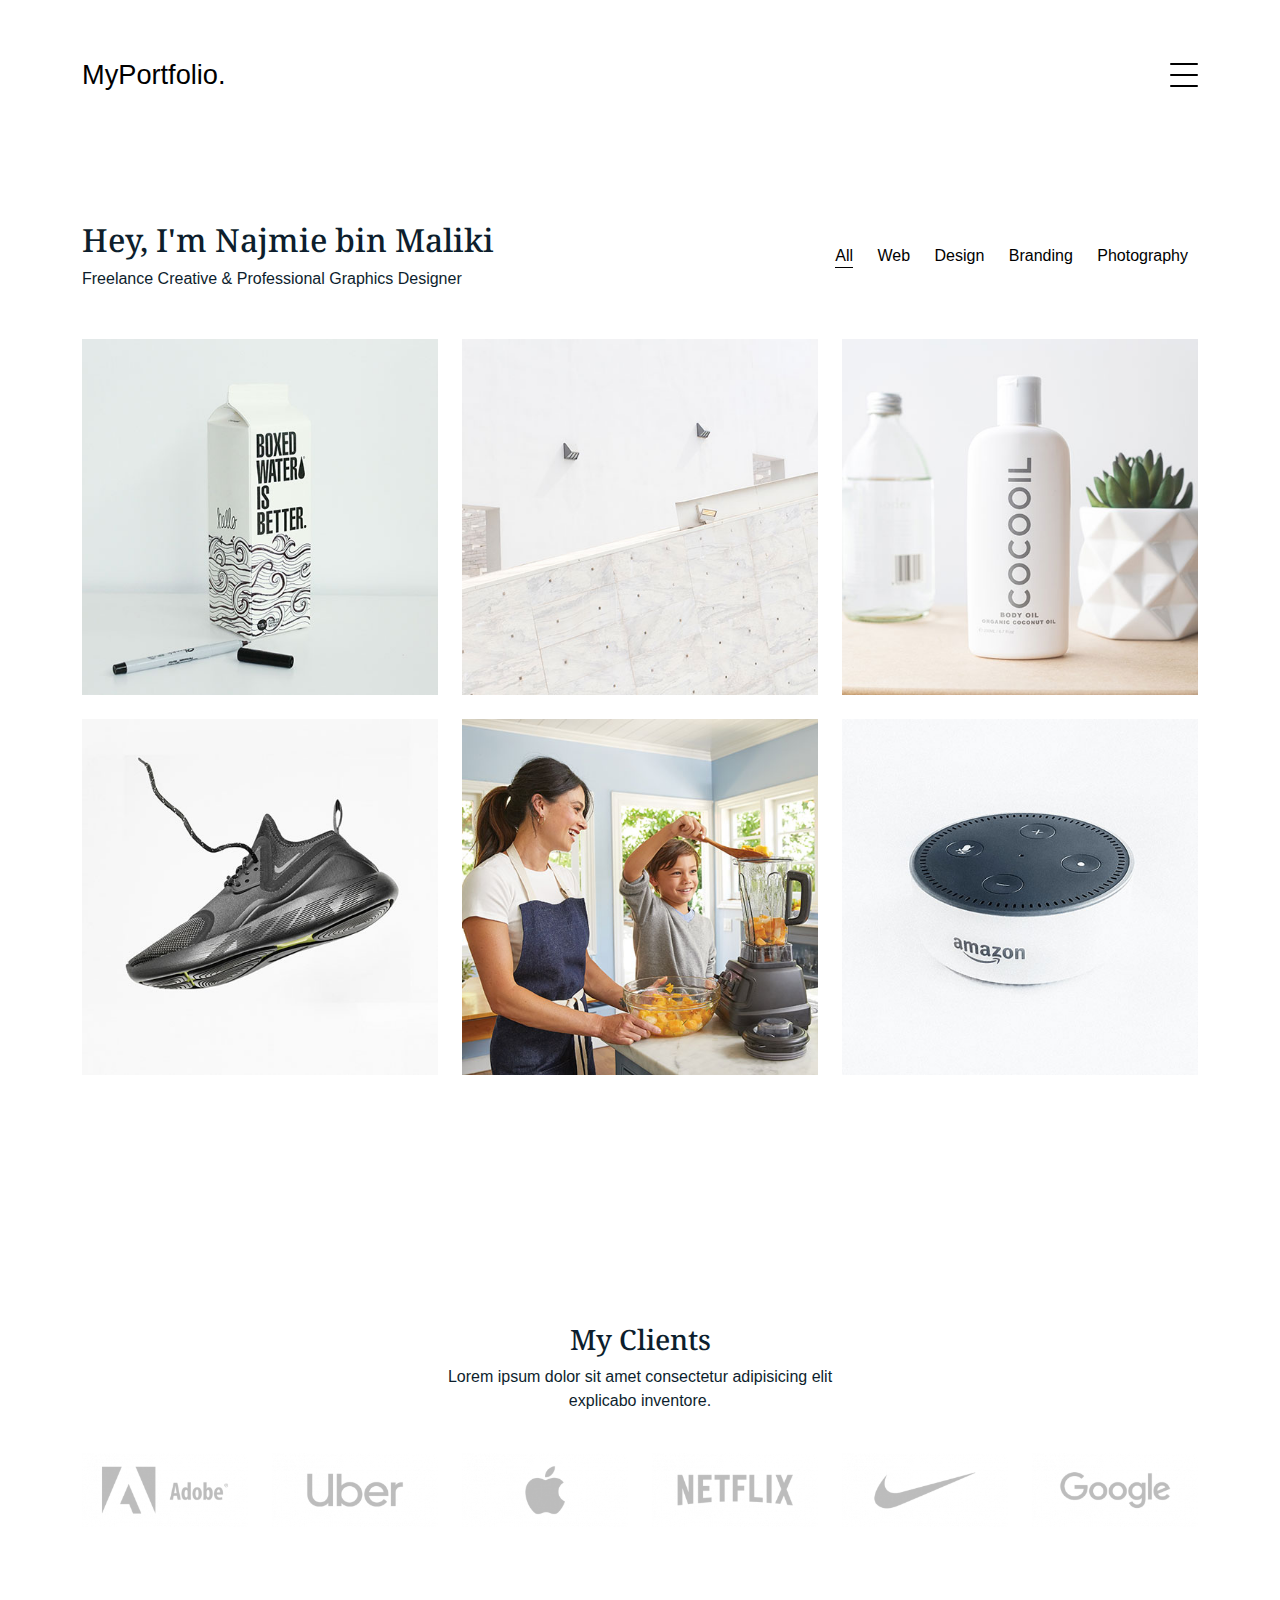
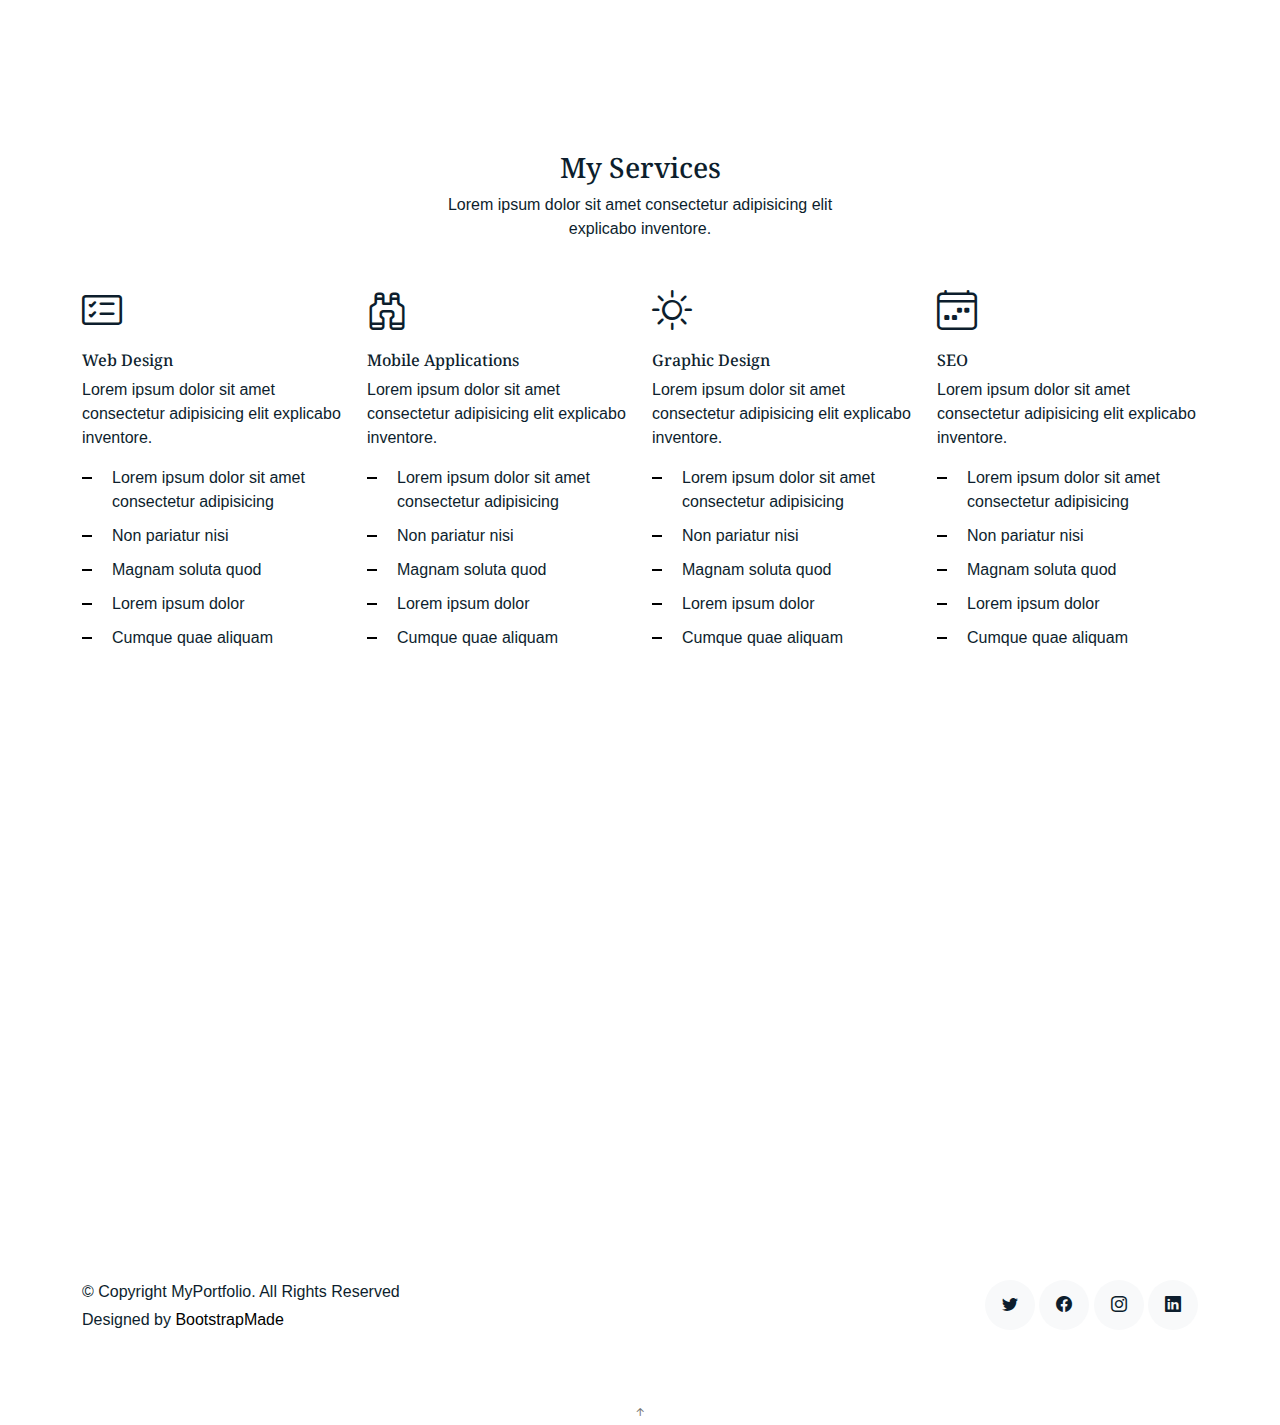
<file: index.html>
<!DOCTYPE html>
<html lang="en">

<head>
  <meta charset="utf-8">
  <meta content="width=device-width, initial-scale=1.0" name="viewport">

  <title>Najmie bin Maliki: Home</title>
  <meta content="" name="description">
  <meta content="" name="keywords">

  <!-- Favicons -->
  <link href="assets/img/favicon.png" rel="icon">
  <link href="assets/img/apple-touch-icon.png" rel="apple-touch-icon">

  <!-- Google Fonts -->
  <link href="https://fonts.googleapis.com/css?family=https://fonts.googleapis.com/css?family=Roboto:400,500,600,700|Noto Serif:400,400i,500,500i,600,600i,700,700i" rel="stylesheet">

  <!-- Vendor CSS Files -->
  <link href="assets/vendor/aos/aos.css" rel="stylesheet">
  <link href="assets/vendor/bootstrap/css/bootstrap.min.css" rel="stylesheet">
  <link href="assets/vendor/bootstrap-icons/bootstrap-icons.css" rel="stylesheet">
  <link href="assets/vendor/swiper/swiper-bundle.min.css" rel="stylesheet">

  <!-- Template Main CSS File -->
  <link href="assets/css/style.css" rel="stylesheet">

  <!-- =======================================================
  * Template Name: MyPortfolio
  * Updated: Sep 18 2023 with Bootstrap v5.3.2
  * Template URL: https://bootstrapmade.com/myportfolio-bootstrap-portfolio-website-template/
  * Author: BootstrapMade.com
  * License: https://bootstrapmade.com/license/
  ======================================================== -->
</head>

<body>

  <!-- ======= Navbar ======= -->
  <div class="collapse navbar-collapse custom-navmenu" id="main-navbar">
    <div class="container py-2 py-md-5">
      <div class="row align-items-start">
        <div class="col-md-2">
          <ul class="custom-menu">
            <li class="active"><a href="index.html">Home</a></li>
            <li><a href="about.html">About Me</a></li>
            <li><a href="services.html">Services</a></li>
            <li><a href="works.html">Works</a></li>
            <li><a href="contact.html">Contact</a></li>
          </ul>
        </div>
        <div class="col-md-6 d-none d-md-block  mr-auto">
          <div class="tweet d-flex">
            <span class="bi bi-twitter text-white mt-2 mr-3"></span>
            <div>
              <p><em>Lorem ipsum dolor sit amet consectetur adipisicing elit. Quisquam necessitatibus incidunt ut officiis explicabo inventore. <br> <a href="#">t.co/v82jsk</a></em></p>
            </div>
          </div>
        </div>
        <div class="col-md-4 d-none d-md-block">
          <h3>Hire Me</h3>
          <p>Lorem ipsum dolor sit amet consectetur adipisicing elit. Quisquam necessitatibus incidunt ut officiisexplicabo inventore. <br> <a href="#">myemail@gmail.com</a></p>
        </div>
      </div>

    </div>
  </div>

  <nav class="navbar navbar-light custom-navbar">
    <div class="container">
      <a class="navbar-brand" href="index.html">MyPortfolio.</a>
      <a href="#" class="burger" data-bs-toggle="collapse" data-bs-target="#main-navbar">
        <span></span>
      </a>
    </div>
  </nav>

  <main id="main">

    <!-- ======= Works Section ======= -->
    <section class="section site-portfolio">
      <div class="container">
        <div class="row mb-5 align-items-center">
          <div class="col-md-12 col-lg-6 mb-4 mb-lg-0" data-aos="fade-up">
            <h2>Hey, I'm Najmie bin Maliki</h2>
            <p class="mb-0">Freelance Creative &amp; Professional Graphics Designer</p>
          </div>
          <div class="col-md-12 col-lg-6 text-start text-lg-end" data-aos="fade-up" data-aos-delay="100">
            <div id="filters" class="filters">
              <a href="#" data-filter="*" class="active">All</a>
              <a href="#" data-filter=".web">Web</a>
              <a href="#" data-filter=".design">Design</a>
              <a href="#" data-filter=".branding">Branding</a>
              <a href="#" data-filter=".photography">Photography</a>
            </div>
          </div>
        </div>
        <div id="portfolio-grid" class="row no-gutter" data-aos="fade-up" data-aos-delay="200">
          <div class="item web col-sm-6 col-md-4 col-lg-4 mb-4">
            <a href="work-single.html" class="item-wrap fancybox">
              <div class="work-info">
                <h3>Boxed Water</h3>
                <span>Web</span>
              </div>
              <img class="img-fluid" src="assets/img/img_1.jpg">
            </a>
          </div>
          <div class="item photography col-sm-6 col-md-4 col-lg-4 mb-4">
            <a href="work-single.html" class="item-wrap fancybox">
              <div class="work-info">
                <h3>Build Indoo</h3>
                <span>Photography</span>
              </div>
              <img class="img-fluid" src="assets/img/img_2.jpg">
            </a>
          </div>
          <div class="item branding col-sm-6 col-md-4 col-lg-4 mb-4">
            <a href="test.html" class="item-wrap fancybox">
              <div class="work-info">
                <h3>Cocooil</h3>
                <span>Branding</span>
              </div>
              <img class="img-fluid" src="assets/img/img_3.jpg">
            </a>
          </div>
          <div class="item design col-sm-6 col-md-4 col-lg-4 mb-4">
            <a href="work-single.html" class="item-wrap fancybox">
              <div class="work-info">
                <h3>Nike Shoe</h3>
                <span>Design</span>
              </div>
              <img class="img-fluid" src="assets/img/img_4.jpg">
            </a>
          </div>
          <div class="item photography col-sm-6 col-md-4 col-lg-4 mb-4">
            <a href="work-single.html" class="item-wrap fancybox">
              <div class="work-info">
                <h3>Kitchen Sink</h3>
                <span>Photography</span>
              </div>
              <img class="img-fluid" src="assets/img/img_5.jpg">
            </a>
          </div>
          <div class="item branding col-sm-6 col-md-4 col-lg-4 mb-4">
            <a href="work-single.html" class="item-wrap fancybox">
              <div class="work-info">
                <h3>Amazon</h3>
                <span>brandingn</span>
              </div>
              <img class="img-fluid" src="assets/img/img_6.jpg">
            </a>
          </div>
        </div>
      </div>
    </section><!-- End  Works Section -->

    <!-- ======= Clients Section ======= -->
    <section class="section">
      <div class="container">
        <div class="row justify-content-center text-center mb-4">
          <div class="col-5">
            <h3 class="h3 heading">My Clients</h3>
            <p>Lorem ipsum dolor sit amet consectetur adipisicing elit explicabo inventore.</p>
          </div>
        </div>
        <div class="row">
          <div class="col-4 col-sm-4 col-md-2">
            <a href="#" class="client-logo"><img src="assets/img/logo-adobe.png" alt="Image" class="img-fluid"></a>
          </div>
          <div class="col-4 col-sm-4 col-md-2">
            <a href="#" class="client-logo"><img src="assets/img/logo-uber.png" alt="Image" class="img-fluid"></a>
          </div>
          <div class="col-4 col-sm-4 col-md-2">
            <a href="#" class="client-logo"><img src="assets/img/logo-apple.png" alt="Image" class="img-fluid"></a>
          </div>
          <div class="col-4 col-sm-4 col-md-2">
            <a href="#" class="client-logo"><img src="assets/img/logo-netflix.png" alt="Image" class="img-fluid"></a>
          </div>
          <div class="col-4 col-sm-4 col-md-2">
            <a href="#" class="client-logo"><img src="assets/img/logo-nike.png" alt="Image" class="img-fluid"></a>
          </div>
          <div class="col-4 col-sm-4 col-md-2">
            <a href="#" class="client-logo"><img src="assets/img/logo-google.png" alt="Image" class="img-fluid"></a>
          </div>

        </div>
      </div>
    </section><!-- End Clients Section -->

    <!-- ======= Services Section ======= -->
    <section class="section services">
      <div class="container">
        <div class="row justify-content-center text-center mb-4">
          <div class="col-5">
            <h3 class="h3 heading">My Services</h3>
            <p>Lorem ipsum dolor sit amet consectetur adipisicing elit explicabo inventore.</p>
          </div>
        </div>
        <div class="row">

          <div class="col-12 col-sm-6 col-md-6 col-lg-3">
            <i class="bi bi-card-checklist"></i>
            <h4 class="h4 mb-2">Web Design</h4>
            <p>Lorem ipsum dolor sit amet consectetur adipisicing elit explicabo inventore.</p>
            <ul class="list-unstyled list-line">
              <li>Lorem ipsum dolor sit amet consectetur adipisicing</li>
              <li>Non pariatur nisi</li>
              <li>Magnam soluta quod</li>
              <li>Lorem ipsum dolor</li>
              <li>Cumque quae aliquam</li>
            </ul>
          </div>
          <div class="col-12 col-sm-6 col-md-6 col-lg-3">
            <i class="bi bi-binoculars"></i>
            <h4 class="h4 mb-2">Mobile Applications</h4>
            <p>Lorem ipsum dolor sit amet consectetur adipisicing elit explicabo inventore.</p>
            <ul class="list-unstyled list-line">
              <li>Lorem ipsum dolor sit amet consectetur adipisicing</li>
              <li>Non pariatur nisi</li>
              <li>Magnam soluta quod</li>
              <li>Lorem ipsum dolor</li>
              <li>Cumque quae aliquam</li>
            </ul>
          </div>
          <div class="col-12 col-sm-6 col-md-6 col-lg-3">
            <i class="bi bi-brightness-high"></i>
            <h4 class="h4 mb-2">Graphic Design</h4>
            <p>Lorem ipsum dolor sit amet consectetur adipisicing elit explicabo inventore.</p>
            <ul class="list-unstyled list-line">
              <li>Lorem ipsum dolor sit amet consectetur adipisicing</li>
              <li>Non pariatur nisi</li>
              <li>Magnam soluta quod</li>
              <li>Lorem ipsum dolor</li>
              <li>Cumque quae aliquam</li>
            </ul>
          </div>
          <div class="col-12 col-sm-6 col-md-6 col-lg-3">
            <i class="bi bi-calendar4-week"></i>
            <h4 class="h4 mb-2">SEO</h4>
            <p>Lorem ipsum dolor sit amet consectetur adipisicing elit explicabo inventore.</p>
            <ul class="list-unstyled list-line">
              <li>Lorem ipsum dolor sit amet consectetur adipisicing</li>
              <li>Non pariatur nisi</li>
              <li>Magnam soluta quod</li>
              <li>Lorem ipsum dolor</li>
              <li>Cumque quae aliquam</li>
            </ul>
          </div>
        </div>
      </div>
    </section><!-- End Services Section -->

    <!-- ======= Testimonials Section ======= -->
    <section class="section pt-0">
      <div class="container">

        <div class="testimonials-slider swiper" data-aos="fade-up" data-aos-delay="100">
          <div class="swiper-wrapper">

            <div class="swiper-slide">
              <div class="testimonial-wrap">
                <div class="testimonial">
                  <img src="assets/img/person_1.jpg" alt="Image" class="img-fluid">
                  <blockquote>
                    <p>Lorem ipsum dolor sit amet consectetur adipisicing elit. Quisquam necessitatibus incidunt ut officiis
                      explicabo inventore.</p>
                  </blockquote>
                  <p>&mdash; Jean Hicks</p>
                </div>
              </div>
            </div><!-- End testimonial item -->

            <div class="swiper-slide">
              <div class="testimonial-wrap">
                <div class="testimonial">
                  <img src="assets/img/person_2.jpg" alt="Image" class="img-fluid">
                  <blockquote>
                    <p>Lorem ipsum dolor sit amet consectetur adipisicing elit. Quisquam necessitatibus incidunt ut officiis
                      explicabo inventore.</p>
                  </blockquote>
                  <p>&mdash; Chris Stanworth</p>
                </div>
              </div>
            </div><!-- End testimonial item -->

          </div>
          <div class="swiper-pagination"></div>
        </div>

      </div>
    </section><!-- End Testimonials Section -->

  </main><!-- End #main -->

  <!-- ======= Footer ======= -->
  <footer class="footer" role="contentinfo">
    <div class="container">
      <div class="row">
        <div class="col-sm-6">
          <p class="mb-1">&copy; Copyright MyPortfolio. All Rights Reserved</p>
          <div class="credits">
            <!--
            All the links in the footer should remain intact.
            You can delete the links only if you purchased the pro version.
            Licensing information: https://bootstrapmade.com/license/
            Purchase the pro version with working PHP/AJAX contact form: https://bootstrapmade.com/buy/?theme=MyPortfolio
          -->
            Designed by <a href="https://bootstrapmade.com/">BootstrapMade</a>
          </div>
        </div>
        <div class="col-sm-6 social text-md-end">
          <a href="#"><span class="bi bi-twitter"></span></a>
          <a href="#"><span class="bi bi-facebook"></span></a>
          <a href="#"><span class="bi bi-instagram"></span></a>
          <a href="#"><span class="bi bi-linkedin"></span></a>
        </div>
      </div>
    </div>
  </footer>

  <a href="#" class="back-to-top d-flex align-items-center justify-content-center"><i class="bi bi-arrow-up-short"></i></a>

  <!-- Vendor JS Files -->
  <script src="assets/vendor/aos/aos.js"></script>
  <script src="assets/vendor/bootstrap/js/bootstrap.bundle.min.js"></script>
  <script src="assets/vendor/isotope-layout/isotope.pkgd.min.js"></script>
  <script src="assets/vendor/swiper/swiper-bundle.min.js"></script>
  <script src="assets/vendor/php-email-form/validate.js"></script>

  <!-- Template Main JS File -->
  <script src="assets/js/main.js"></script>

</body>

</html>
</file>
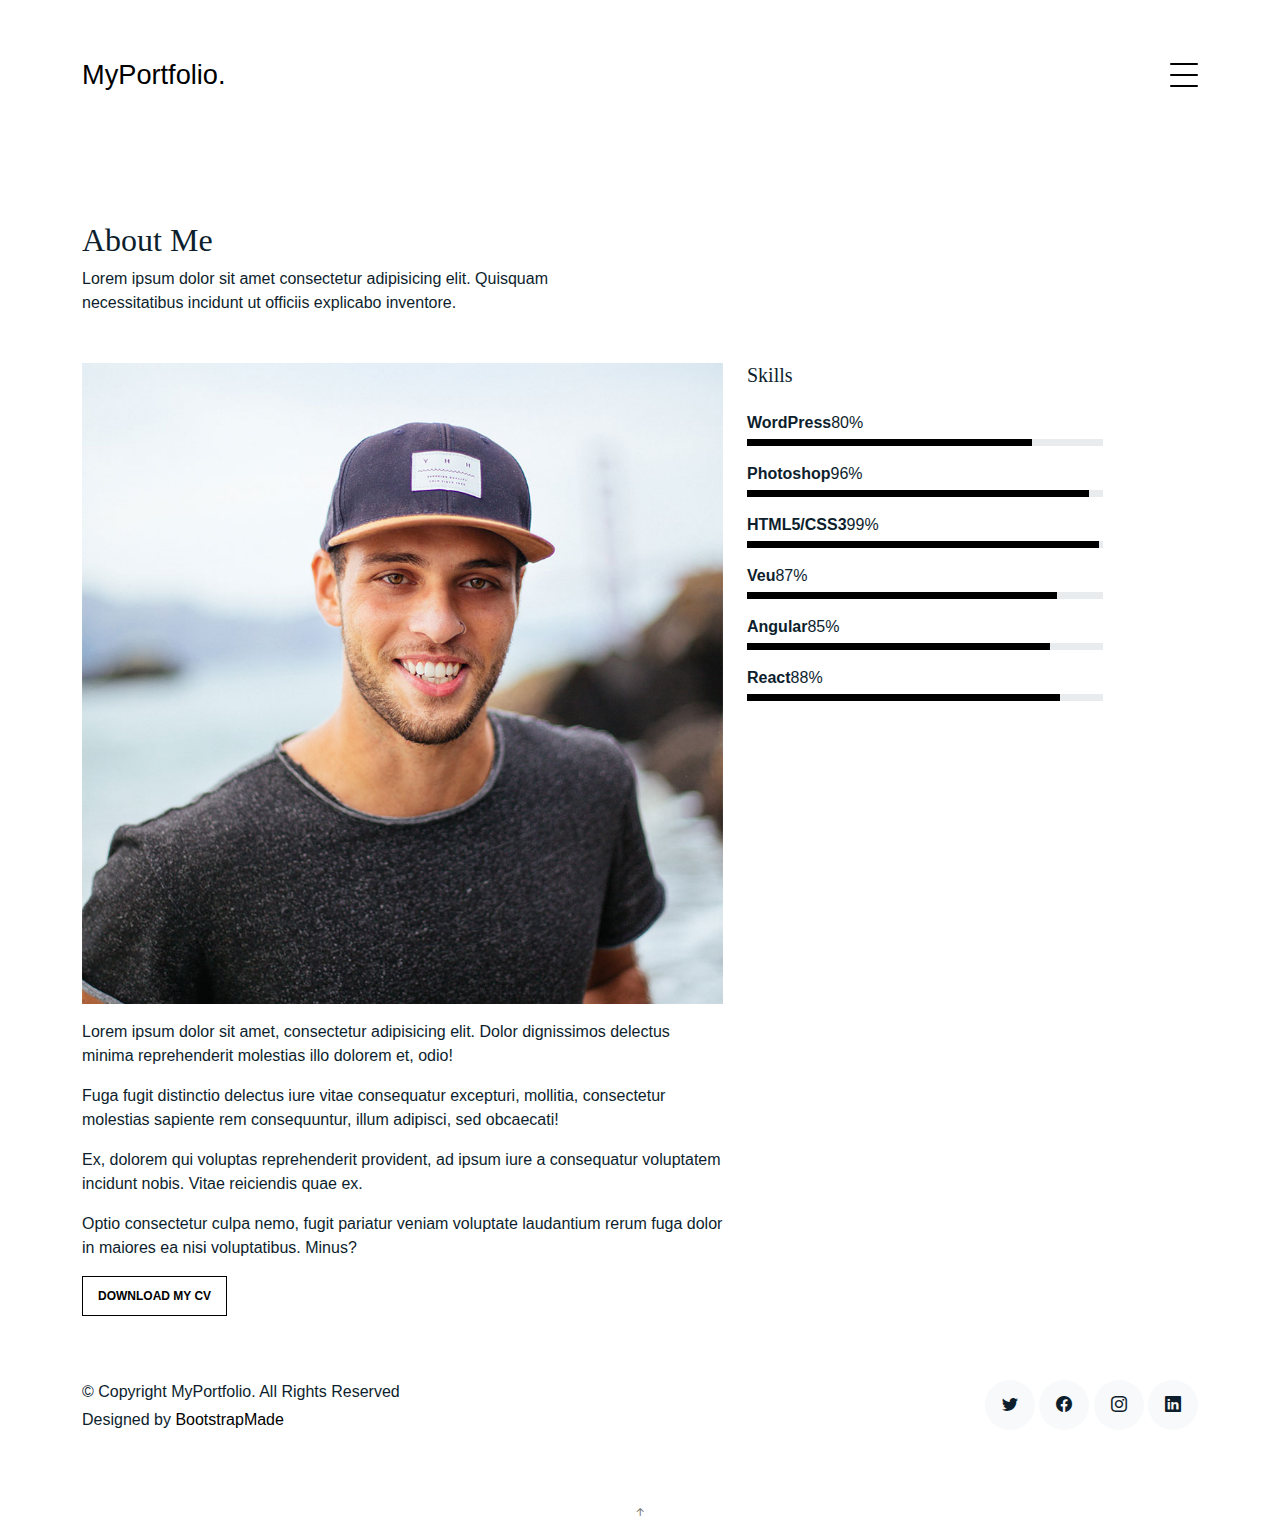
<file: about.html>
<!DOCTYPE html>
<html lang="en">

<head>
  <meta charset="utf-8">
  <meta content="width=device-width, initial-scale=1.0" name="viewport">

  <title>MyPortfolio Bootstrap Template - About</title>
  <meta content="" name="description">
  <meta content="" name="keywords">

  <!-- Favicons -->
  <link href="assets/img/favicon.png" rel="icon">
  <link href="assets/img/apple-touch-icon.png" rel="apple-touch-icon">

  <!-- Google Fonts -->
  <link href="https://fonts.googleapis.com/css?family=https://fonts.googleapis.com/css?family=Inconsolata:400,500,600,700|Raleway:400,400i,500,500i,600,600i,700,700i" rel="stylesheet">

  <!-- Vendor CSS Files -->
  <link href="assets/vendor/aos/aos.css" rel="stylesheet">
  <link href="assets/vendor/bootstrap/css/bootstrap.min.css" rel="stylesheet">
  <link href="assets/vendor/bootstrap-icons/bootstrap-icons.css" rel="stylesheet">
  <link href="assets/vendor/swiper/swiper-bundle.min.css" rel="stylesheet">

  <!-- Template Main CSS File -->
  <link href="assets/css/style.css" rel="stylesheet">

  <!-- =======================================================
  * Template Name: MyPortfolio
  * Updated: Sep 18 2023 with Bootstrap v5.3.2
  * Template URL: https://bootstrapmade.com/myportfolio-bootstrap-portfolio-website-template/
  * Author: BootstrapMade.com
  * License: https://bootstrapmade.com/license/
  ======================================================== -->
</head>

<body>

  <!-- ======= Navbar ======= -->
  <div class="collapse navbar-collapse custom-navmenu" id="main-navbar">
    <div class="container py-2 py-md-5">
      <div class="row align-items-start">
        <div class="col-md-2">
          <ul class="custom-menu">
            <li><a href="index.html">Home</a></li>
            <li class="active"><a href="about.html">About Me</a></li>
            <li><a href="services.html">Services</a></li>
            <li><a href="works.html">Works</a></li>
            <li><a href="contact.html">Contact</a></li>
          </ul>
        </div>
        <div class="col-md-6 d-none d-md-block  mr-auto">
          <div class="tweet d-flex">
            <span class="bi bi-twitter text-white mt-2 mr-3"></span>
            <div>
              <p><em>Lorem ipsum dolor sit amet consectetur adipisicing elit. Quisquam necessitatibus incidunt ut officiis explicabo inventore. <br> <a href="#">t.co/v82jsk</a></em></p>
            </div>
          </div>
        </div>
        <div class="col-md-4 d-none d-md-block">
          <h3>Hire Me</h3>
          <p>Lorem ipsum dolor sit amet consectetur adipisicing elit. Quisquam necessitatibus incidunt ut officiisexplicabo inventore. <br> <a href="#">myemail@gmail.com</a></p>
        </div>
      </div>

    </div>
  </div>

  <nav class="navbar navbar-light custom-navbar">
    <div class="container">
      <a class="navbar-brand" href="index.html">MyPortfolio.</a>
      <a href="#" class="burger" data-bs-toggle="collapse" data-bs-target="#main-navbar">
        <span></span>
      </a>
    </div>
  </nav>

  <main id="main">

    <section class="section pb-5">
      <div class="container">
        <div class="row mb-5 align-items-end">
          <div class="col-md-6" data-aos="fade-up">

            <h2>About Me</h2>
            <p class="mb-0">Lorem ipsum dolor sit amet consectetur adipisicing elit. Quisquam necessitatibus incidunt ut
              officiis explicabo inventore.</p>
          </div>

        </div>

        <div class="row">
          <div class="col-md-4 ml-auto order-2" data-aos="fade-up">
            <h3 class="h3 mb-4">Skills</h3>
            <ul class="list-unstyled">
              <li class="mb-3">
                <div class="d-flex mb-1">
                  <strong>WordPress</strong>
                  <span class="ml-auto">80%</span>
                </div>
                <div class="progress custom-progress">
                  <div class="progress-bar" role="progressbar" style="width: 80%" aria-valuenow="80" aria-valuemin="0" aria-valuemax="100"></div>
                </div>
              </li>
              <li class="mb-3">
                <div class="d-flex mb-1">
                  <strong>Photoshop</strong>
                  <span class="ml-auto">96%</span>
                </div>
                <div class="progress custom-progress">
                  <div class="progress-bar" role="progressbar" style="width: 96%" aria-valuenow="96" aria-valuemin="0" aria-valuemax="100"></div>
                </div>
              </li>
              <li class="mb-3">
                <div class="d-flex mb-1">
                  <strong>HTML5/CSS3</strong>
                  <span class="ml-auto">99%</span>
                </div>
                <div class="progress custom-progress">
                  <div class="progress-bar" role="progressbar" style="width: 99%" aria-valuenow="99" aria-valuemin="0" aria-valuemax="100"></div>
                </div>
              </li>
              <li class="mb-3">
                <div class="d-flex mb-1">
                  <strong>Veu</strong>
                  <span class="ml-auto">87%</span>
                </div>
                <div class="progress custom-progress">
                  <div class="progress-bar" role="progressbar" style="width: 87%" aria-valuenow="87" aria-valuemin="0" aria-valuemax="100"></div>
                </div>
              </li>
              <li class="mb-3">
                <div class="d-flex mb-1">
                  <strong>Angular</strong>
                  <span class="ml-auto">85%</span>
                </div>
                <div class="progress custom-progress">
                  <div class="progress-bar" role="progressbar" style="width: 85%" aria-valuenow="85" aria-valuemin="0" aria-valuemax="100"></div>
                </div>
              </li>
              <li class="mb-3">
                <div class="d-flex mb-1">
                  <strong>React</strong>
                  <span class="ml-auto">88%</span>
                </div>
                <div class="progress custom-progress">
                  <div class="progress-bar" role="progressbar" style="width: 88%" aria-valuenow="88" aria-valuemin="0" aria-valuemax="100"></div>
                </div>
              </li>
            </ul>
          </div>

          <div class="col-md-7 mb-5 mb-md-0" data-aos="fade-up">
            <p><img src="assets/img/person_1_sq.jpg" alt="Image" class="img-fluid"></p>
            <p>Lorem ipsum dolor sit amet, consectetur adipisicing elit. Dolor dignissimos delectus minima reprehenderit
              molestias illo dolorem et, odio!</p>
            <p>Fuga fugit distinctio delectus iure vitae consequatur excepturi, mollitia, consectetur molestias sapiente
              rem consequuntur, illum adipisci, sed obcaecati!</p>
            <p>Ex, dolorem qui voluptas reprehenderit provident, ad ipsum iure a consequatur voluptatem incidunt nobis.
              Vitae reiciendis quae ex.</p>
            <p>Optio consectetur culpa nemo, fugit pariatur veniam voluptate laudantium rerum fuga dolor in maiores ea
              nisi voluptatibus. Minus?</p>
            <p><a href="#" class="readmore">Download my CV</a></p>
          </div>

        </div>

      </div>

    </section>

  </main><!-- End #main -->

  <!-- ======= Footer ======= -->
  <footer class="footer" role="contentinfo">
    <div class="container">
      <div class="row">
        <div class="col-sm-6">
          <p class="mb-1">&copy; Copyright MyPortfolio. All Rights Reserved</p>
          <div class="credits">
            <!--
            All the links in the footer should remain intact.
            You can delete the links only if you purchased the pro version.
            Licensing information: https://bootstrapmade.com/license/
            Purchase the pro version with working PHP/AJAX contact form: https://bootstrapmade.com/buy/?theme=MyPortfolio
          -->
            Designed by <a href="https://bootstrapmade.com/">BootstrapMade</a>
          </div>
        </div>
        <div class="col-sm-6 social text-md-end">
          <a href="#"><span class="bi bi-twitter"></span></a>
          <a href="#"><span class="bi bi-facebook"></span></a>
          <a href="#"><span class="bi bi-instagram"></span></a>
          <a href="#"><span class="bi bi-linkedin"></span></a>
        </div>
      </div>
    </div>
  </footer>

  <a href="#" class="back-to-top d-flex align-items-center justify-content-center"><i class="bi bi-arrow-up-short"></i></a>

  <!-- Vendor JS Files -->
  <script src="assets/vendor/aos/aos.js"></script>
  <script src="assets/vendor/bootstrap/js/bootstrap.bundle.min.js"></script>
  <script src="assets/vendor/isotope-layout/isotope.pkgd.min.js"></script>
  <script src="assets/vendor/swiper/swiper-bundle.min.js"></script>
  <script src="assets/vendor/php-email-form/validate.js"></script>

  <!-- Template Main JS File -->
  <script src="assets/js/main.js"></script>

</body>

</html>
</file>
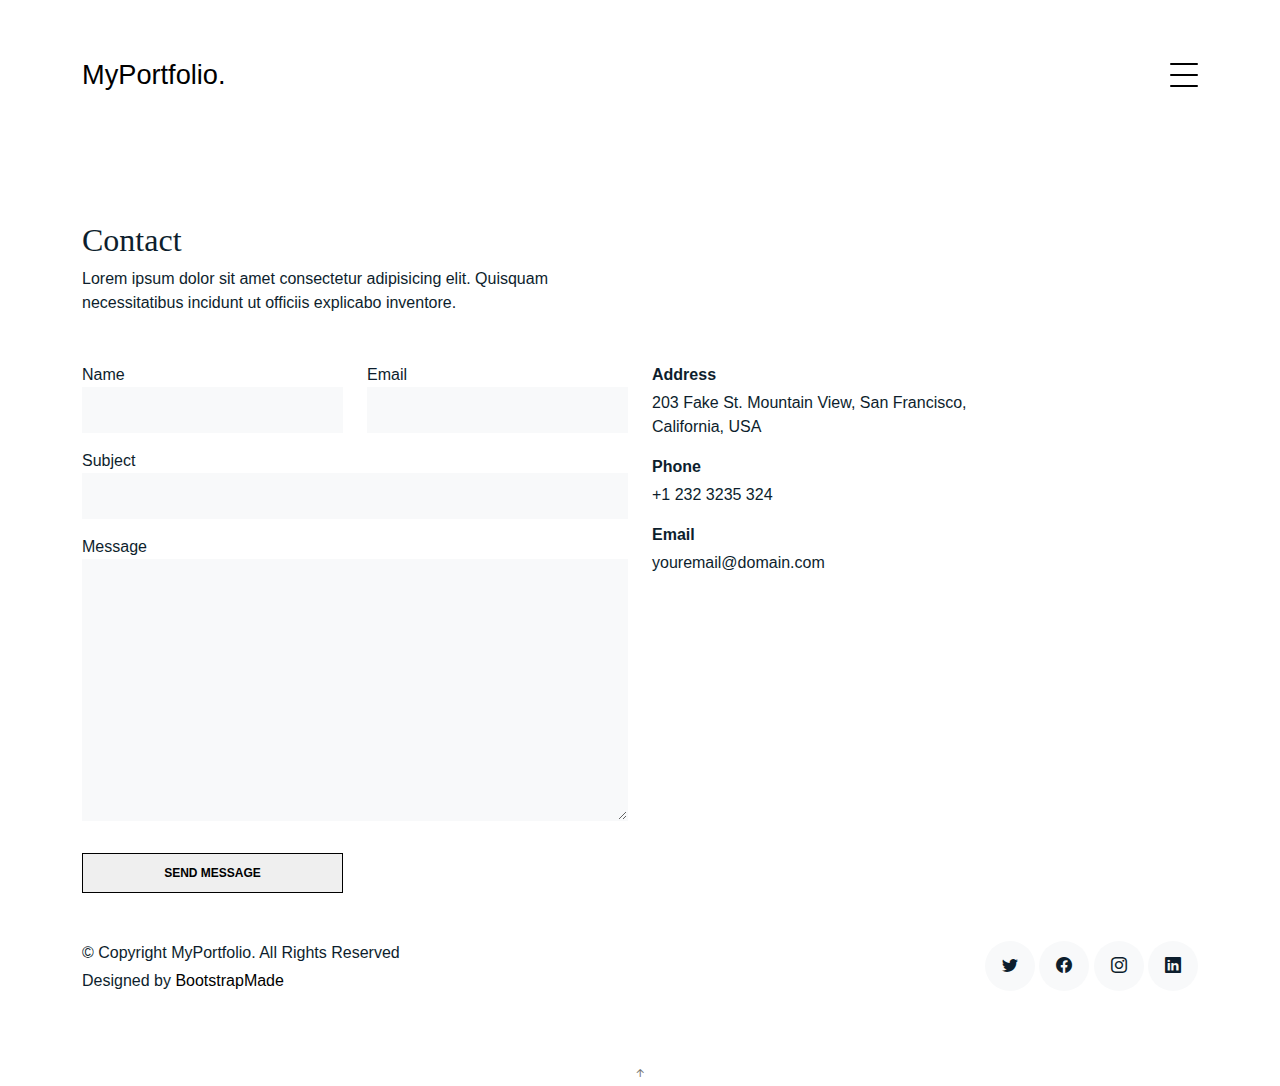
<file: contact.html>
<!DOCTYPE html>
<html lang="en">

<head>
  <meta charset="utf-8">
  <meta content="width=device-width, initial-scale=1.0" name="viewport">

  <title>MyPortfolio Bootstrap Template - Contact</title>
  <meta content="" name="description">
  <meta content="" name="keywords">

  <!-- Favicons -->
  <link href="assets/img/favicon.png" rel="icon">
  <link href="assets/img/apple-touch-icon.png" rel="apple-touch-icon">

  <!-- Google Fonts -->
  <link href="https://fonts.googleapis.com/css?family=https://fonts.googleapis.com/css?family=Inconsolata:400,500,600,700|Raleway:400,400i,500,500i,600,600i,700,700i" rel="stylesheet">

  <!-- Vendor CSS Files -->
  <link href="assets/vendor/aos/aos.css" rel="stylesheet">
  <link href="assets/vendor/bootstrap/css/bootstrap.min.css" rel="stylesheet">
  <link href="assets/vendor/bootstrap-icons/bootstrap-icons.css" rel="stylesheet">
  <link href="assets/vendor/swiper/swiper-bundle.min.css" rel="stylesheet">

  <!-- Template Main CSS File -->
  <link href="assets/css/style.css" rel="stylesheet">

  <!-- =======================================================
  * Template Name: MyPortfolio
  * Updated: Sep 18 2023 with Bootstrap v5.3.2
  * Template URL: https://bootstrapmade.com/myportfolio-bootstrap-portfolio-website-template/
  * Author: BootstrapMade.com
  * License: https://bootstrapmade.com/license/
  ======================================================== -->
</head>

<body>

  <!-- ======= Navbar ======= -->
  <div class="collapse navbar-collapse custom-navmenu" id="main-navbar">
    <div class="container py-2 py-md-5">
      <div class="row align-items-start">
        <div class="col-md-2">
          <ul class="custom-menu">
            <li><a href="index.html">Home</a></li>
            <li><a href="about.html">About Me</a></li>
            <li><a href="services.html">Services</a></li>
            <li><a href="works.html">Works</a></li>
            <li class="active"><a href="contact.html">Contact</a></li>
          </ul>
        </div>
        <div class="col-md-6 d-none d-md-block  mr-auto">
          <div class="tweet d-flex">
            <span class="bi bi-twitter text-white mt-2 mr-3"></span>
            <div>
              <p><em>Lorem ipsum dolor sit amet consectetur adipisicing elit. Quisquam necessitatibus incidunt ut officiis explicabo inventore. <br> <a href="#">t.co/v82jsk</a></em></p>
            </div>
          </div>
        </div>
        <div class="col-md-4 d-none d-md-block">
          <h3>Hire Me</h3>
          <p>Lorem ipsum dolor sit amet consectetur adipisicing elit. Quisquam necessitatibus incidunt ut officiisexplicabo inventore. <br> <a href="#">myemail@gmail.com</a></p>
        </div>
      </div>

    </div>
  </div>

  <nav class="navbar navbar-light custom-navbar">
    <div class="container">
      <a class="navbar-brand" href="index.html">MyPortfolio.</a>
      <a href="#" class="burger" data-bs-toggle="collapse" data-bs-target="#main-navbar">
        <span></span>
      </a>
    </div>
  </nav>

  <main id="main">

    <section class="section pb-5">
      <div class="container">

        <div class="row mb-5 align-items-end">
          <div class="col-md-6" data-aos="fade-up">
            <h2>Contact</h2>
            <p class="mb-0">Lorem ipsum dolor sit amet consectetur adipisicing elit. Quisquam necessitatibus incidunt ut
              officiis explicabo inventore.
            </p>
          </div>

        </div>

        <div class="row">
          <div class="col-md-6 mb-5 mb-md-0" data-aos="fade-up">

            <form action="forms/contact.php" method="post" role="form" class="php-email-form">

              <div class="row gy-3">
                <div class="col-md-6 form-group">
                  <label for="name">Name</label>
                  <input type="text" name="name" class="form-control" id="name" required>
                </div>
                <div class="col-md-6 form-group">
                  <label for="name">Email</label>
                  <input type="email" class="form-control" name="email" id="email" required>
                </div>
                <div class="col-md-12 form-group">
                  <label for="name">Subject</label>
                  <input type="text" class="form-control" name="subject" id="subject" required>
                </div>
                <div class="col-md-12 form-group">
                  <label for="name">Message</label>
                  <textarea class="form-control" name="message" cols="30" rows="10" required></textarea>
                </div>

                <div class="col-md-12 my-3">
                  <div class="loading">Loading</div>
                  <div class="error-message"></div>
                  <div class="sent-message">Your message has been sent. Thank you!</div>
                </div>

                <div class="col-md-6 mt-0 form-group">
                  <input type="submit" class="readmore d-block w-100" value="Send Message">
                </div>
              </div>

            </form>

          </div>

          <div class="col-md-4 ml-auto order-2" data-aos="fade-up">
            <ul class="list-unstyled">
              <li class="mb-3">
                <strong class="d-block mb-1">Address</strong>
                <span>203 Fake St. Mountain View, San Francisco, California, USA</span>
              </li>
              <li class="mb-3">
                <strong class="d-block mb-1">Phone</strong>
                <span>+1 232 3235 324</span>
              </li>
              <li class="mb-3">
                <strong class="d-block mb-1">Email</strong>
                <span>youremail@domain.com</span>
              </li>
            </ul>
          </div>

        </div>

      </div>

    </section>

  </main><!-- End #main -->

  <!-- ======= Footer ======= -->
  <footer class="footer" role="contentinfo">
    <div class="container">
      <div class="row">
        <div class="col-sm-6">
          <p class="mb-1">&copy; Copyright MyPortfolio. All Rights Reserved</p>
          <div class="credits">
            <!--
            All the links in the footer should remain intact.
            You can delete the links only if you purchased the pro version.
            Licensing information: https://bootstrapmade.com/license/
            Purchase the pro version with working PHP/AJAX contact form: https://bootstrapmade.com/buy/?theme=MyPortfolio
          -->
            Designed by <a href="https://bootstrapmade.com/">BootstrapMade</a>
          </div>
        </div>
        <div class="col-sm-6 social text-md-end">
          <a href="#"><span class="bi bi-twitter"></span></a>
          <a href="#"><span class="bi bi-facebook"></span></a>
          <a href="#"><span class="bi bi-instagram"></span></a>
          <a href="#"><span class="bi bi-linkedin"></span></a>
        </div>
      </div>
    </div>
  </footer>

  <a href="#" class="back-to-top d-flex align-items-center justify-content-center"><i class="bi bi-arrow-up-short"></i></a>

  <!-- Vendor JS Files -->
  <script src="assets/vendor/aos/aos.js"></script>
  <script src="assets/vendor/bootstrap/js/bootstrap.bundle.min.js"></script>
  <script src="assets/vendor/isotope-layout/isotope.pkgd.min.js"></script>
  <script src="assets/vendor/swiper/swiper-bundle.min.js"></script>
  <script src="assets/vendor/php-email-form/validate.js"></script>

  <!-- Template Main JS File -->
  <script src="assets/js/main.js"></script>

</body>

</html>
</file>
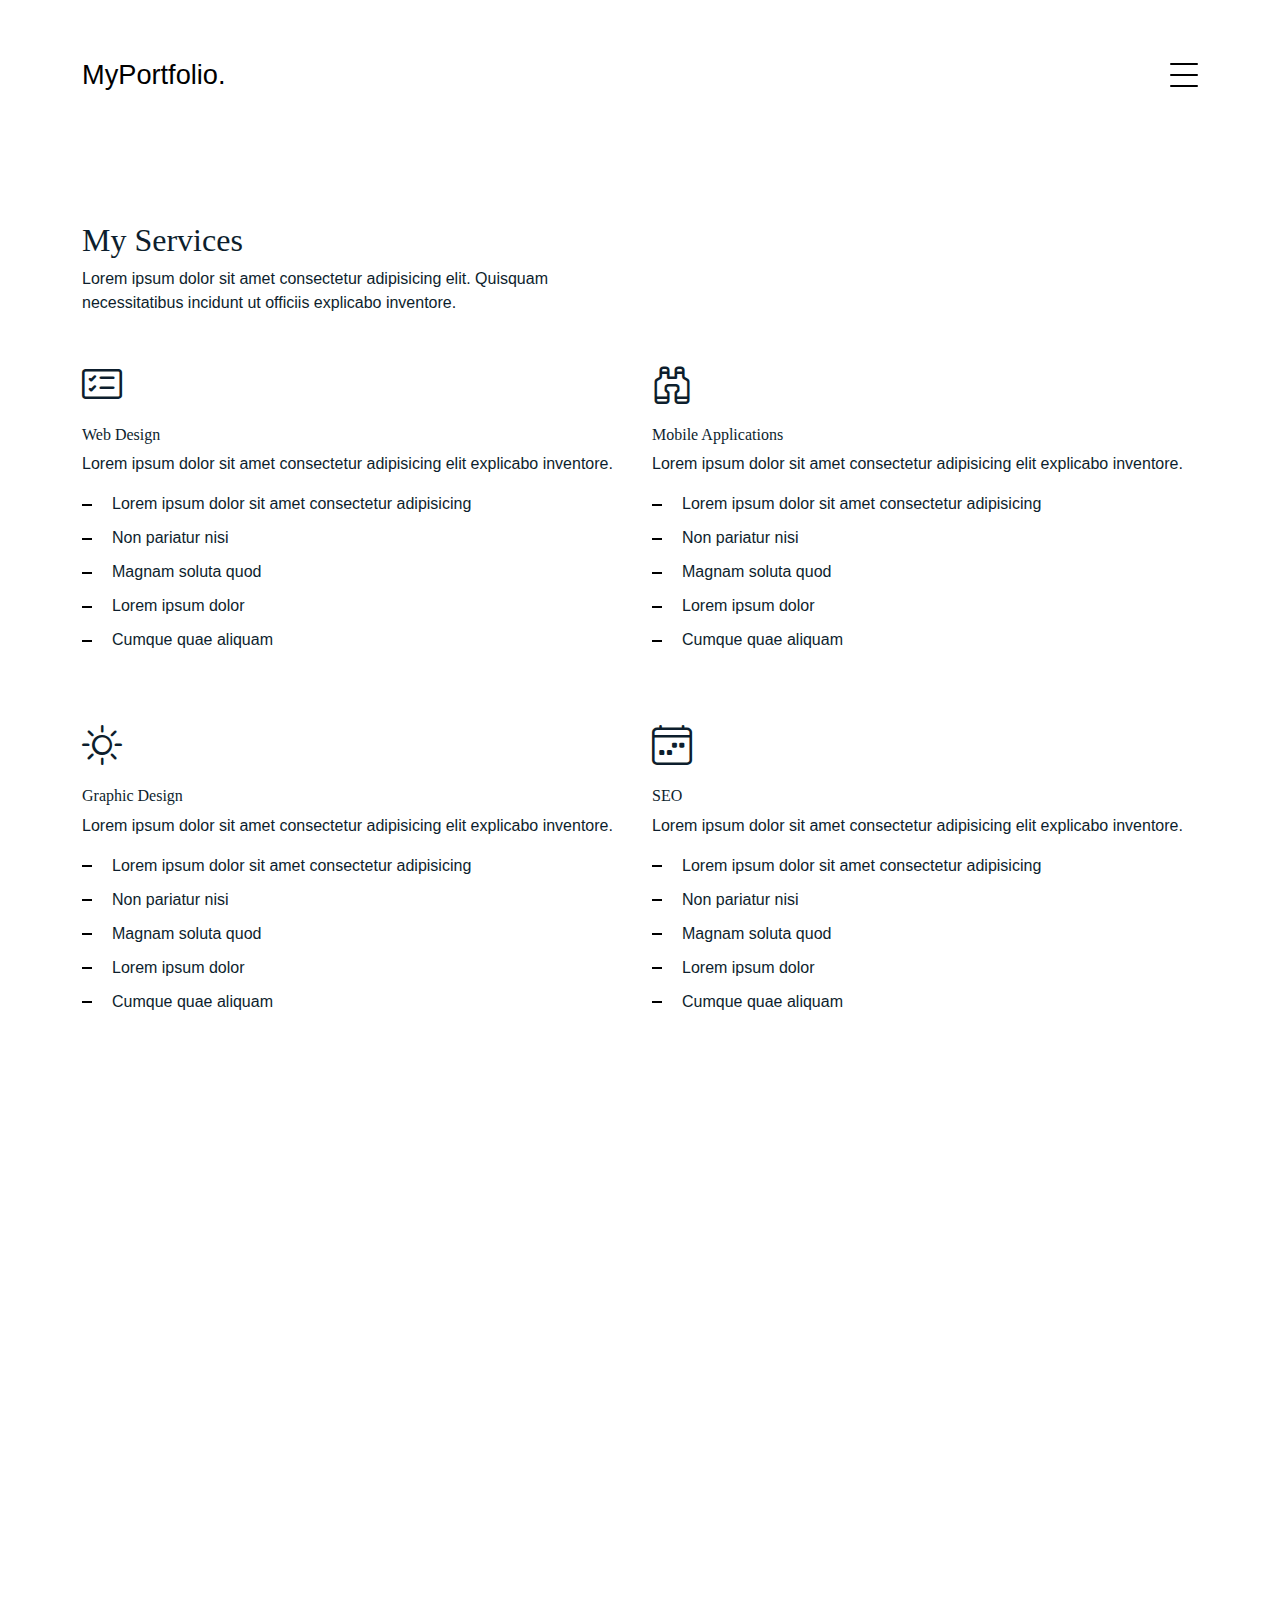
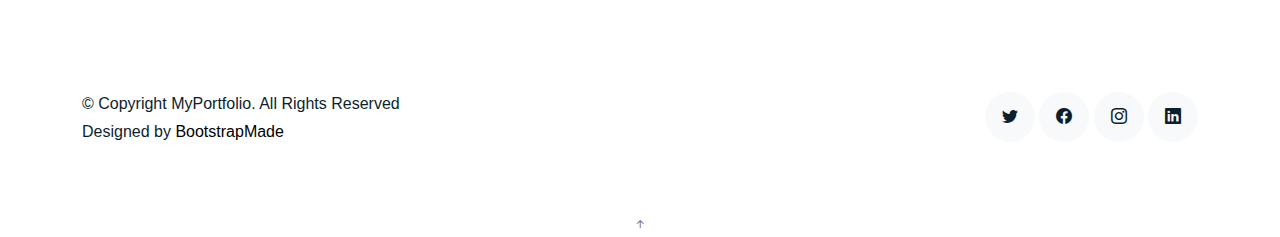
<file: services.html>
<!DOCTYPE html>
<html lang="en">

<head>
  <meta charset="utf-8">
  <meta content="width=device-width, initial-scale=1.0" name="viewport">

  <title>MyPortfolio Bootstrap Template - Services</title>
  <meta content="" name="description">
  <meta content="" name="keywords">

  <!-- Favicons -->
  <link href="assets/img/favicon.png" rel="icon">
  <link href="assets/img/apple-touch-icon.png" rel="apple-touch-icon">

  <!-- Google Fonts -->
  <link href="https://fonts.googleapis.com/css?family=https://fonts.googleapis.com/css?family=Inconsolata:400,500,600,700|Raleway:400,400i,500,500i,600,600i,700,700i" rel="stylesheet">

  <!-- Vendor CSS Files -->
  <link href="assets/vendor/aos/aos.css" rel="stylesheet">
  <link href="assets/vendor/bootstrap/css/bootstrap.min.css" rel="stylesheet">
  <link href="assets/vendor/bootstrap-icons/bootstrap-icons.css" rel="stylesheet">
  <link href="assets/vendor/swiper/swiper-bundle.min.css" rel="stylesheet">

  <!-- Template Main CSS File -->
  <link href="assets/css/style.css" rel="stylesheet">

  <!-- =======================================================
  * Template Name: MyPortfolio
  * Updated: Sep 18 2023 with Bootstrap v5.3.2
  * Template URL: https://bootstrapmade.com/myportfolio-bootstrap-portfolio-website-template/
  * Author: BootstrapMade.com
  * License: https://bootstrapmade.com/license/
  ======================================================== -->
</head>

<body>

  <!-- ======= Navbar ======= -->
  <div class="collapse navbar-collapse custom-navmenu" id="main-navbar">
    <div class="container py-2 py-md-5">
      <div class="row align-items-start">
        <div class="col-md-2">
          <ul class="custom-menu">
            <li><a href="index.html">Home</a></li>
            <li><a href="about.html">About Me</a></li>
            <li class="active"><a href="services.html">Services</a></li>
            <li><a href="works.html">Works</a></li>
            <li><a href="contact.html">Contact</a></li>
          </ul>
        </div>
        <div class="col-md-6 d-none d-md-block  mr-auto">
          <div class="tweet d-flex">
            <span class="bi bi-twitter text-white mt-2 mr-3"></span>
            <div>
              <p><em>Lorem ipsum dolor sit amet consectetur adipisicing elit. Quisquam necessitatibus incidunt ut officiis explicabo inventore. <br> <a href="#">t.co/v82jsk</a></em></p>
            </div>
          </div>
        </div>
        <div class="col-md-4 d-none d-md-block">
          <h3>Hire Me</h3>
          <p>Lorem ipsum dolor sit amet consectetur adipisicing elit. Quisquam necessitatibus incidunt ut officiisexplicabo inventore. <br> <a href="#">myemail@gmail.com</a></p>
        </div>
      </div>

    </div>
  </div>

  <nav class="navbar navbar-light custom-navbar">
    <div class="container">
      <a class="navbar-brand" href="index.html">MyPortfolio.</a>
      <a href="#" class="burger" data-bs-toggle="collapse" data-bs-target="#main-navbar">
        <span></span>
      </a>
    </div>
  </nav>

  <main id="main">

    <section class="section">
      <div class="container">
        <div class="row mb-4 align-items-center">
          <div class="col-md-6" data-aos="fade-up">

            <h2>My Services</h2>
            <p>Lorem ipsum dolor sit amet consectetur adipisicing elit. Quisquam necessitatibus incidunt ut officiis
              explicabo inventore.</p>

          </div>

        </div>
      </div>

      <div class="site-section pb-0 services">
        <div class="container">

          <div class="row">

            <div class="col-12 col-sm-6 col-md-6 col-lg-6 mb-5" data-aos="fade-up" data-aos-delay="">
              <i class="bi bi-card-checklist"></i>
              <h4 class="h4 mb-2">Web Design</h4>
              <p>Lorem ipsum dolor sit amet consectetur adipisicing elit explicabo inventore.</p>
              <ul class="list-unstyled list-line">
                <li>Lorem ipsum dolor sit amet consectetur adipisicing</li>
                <li>Non pariatur nisi</li>
                <li>Magnam soluta quod</li>
                <li>Lorem ipsum dolor</li>
                <li>Cumque quae aliquam</li>
              </ul>
            </div>
            <div class="col-12 col-sm-6 col-md-6 col-lg-6 mb-5" data-aos="fade-up" data-aos-delay="100">
              <i class="bi bi-binoculars"></i>
              <h4 class="h4 mb-2">Mobile Applications</h4>
              <p>Lorem ipsum dolor sit amet consectetur adipisicing elit explicabo inventore.</p>
              <ul class="list-unstyled list-line">
                <li>Lorem ipsum dolor sit amet consectetur adipisicing</li>
                <li>Non pariatur nisi</li>
                <li>Magnam soluta quod</li>
                <li>Lorem ipsum dolor</li>
                <li>Cumque quae aliquam</li>
              </ul>
            </div>
            <div class="col-12 col-sm-6 col-md-6 col-lg-6 mb-5" data-aos="fade-up" data-aos-delay="">
              <i class="bi bi-brightness-high"></i>
              <h4 class="h4 mb-2">Graphic Design</h4>
              <p>Lorem ipsum dolor sit amet consectetur adipisicing elit explicabo inventore.</p>
              <ul class="list-unstyled list-line">
                <li>Lorem ipsum dolor sit amet consectetur adipisicing</li>
                <li>Non pariatur nisi</li>
                <li>Magnam soluta quod</li>
                <li>Lorem ipsum dolor</li>
                <li>Cumque quae aliquam</li>
              </ul>
            </div>
            <div class="col-12 col-sm-6 col-md-6 col-lg-6 mb-5" data-aos="fade-up" data-aos-delay="100">
              <i class="bi bi-calendar4-week"></i>
              <h4 class="h4 mb-2">SEO</h4>
              <p>Lorem ipsum dolor sit amet consectetur adipisicing elit explicabo inventore.</p>
              <ul class="list-unstyled list-line">
                <li>Lorem ipsum dolor sit amet consectetur adipisicing</li>
                <li>Non pariatur nisi</li>
                <li>Magnam soluta quod</li>
                <li>Lorem ipsum dolor</li>
                <li>Cumque quae aliquam</li>
              </ul>
            </div>
          </div>
        </div>
      </div>
    </section>

    <!-- ======= Testimonials Section ======= -->
    <section class="section pt-0">
      <div class="container">

        <div class="testimonials-slider swiper" data-aos="fade-up" data-aos-delay="100">
          <div class="swiper-wrapper">

            <div class="swiper-slide">
              <div class="testimonial-wrap">
                <div class="testimonial">
                  <img src="assets/img/person_1.jpg" alt="Image" class="img-fluid">
                  <blockquote>
                    <p>Lorem ipsum dolor sit amet consectetur adipisicing elit. Quisquam necessitatibus incidunt ut officiis
                      explicabo inventore.</p>
                  </blockquote>
                  <p>&mdash; Jean Hicks</p>
                </div>
              </div>
            </div><!-- End testimonial item -->

            <div class="swiper-slide">
              <div class="testimonial-wrap">
                <div class="testimonial">
                  <img src="assets/img/person_2.jpg" alt="Image" class="img-fluid">
                  <blockquote>
                    <p>Lorem ipsum dolor sit amet consectetur adipisicing elit. Quisquam necessitatibus incidunt ut officiis
                      explicabo inventore.</p>
                  </blockquote>
                  <p>&mdash; Chris Stanworth</p>
                </div>
              </div>
            </div><!-- End testimonial item -->

          </div>
          <div class="swiper-pagination"></div>
        </div>

      </div>
    </section><!-- End Testimonials Section -->

  </main><!-- End #main -->

  <!-- ======= Footer ======= -->
  <footer class="footer" role="contentinfo">
    <div class="container">
      <div class="row">
        <div class="col-sm-6">
          <p class="mb-1">&copy; Copyright MyPortfolio. All Rights Reserved</p>
          <div class="credits">
            <!--
            All the links in the footer should remain intact.
            You can delete the links only if you purchased the pro version.
            Licensing information: https://bootstrapmade.com/license/
            Purchase the pro version with working PHP/AJAX contact form: https://bootstrapmade.com/buy/?theme=MyPortfolio
          -->
            Designed by <a href="https://bootstrapmade.com/">BootstrapMade</a>
          </div>
        </div>
        <div class="col-sm-6 social text-md-end">
          <a href="#"><span class="bi bi-twitter"></span></a>
          <a href="#"><span class="bi bi-facebook"></span></a>
          <a href="#"><span class="bi bi-instagram"></span></a>
          <a href="#"><span class="bi bi-linkedin"></span></a>
        </div>
      </div>
    </div>
  </footer>

  <a href="#" class="back-to-top d-flex align-items-center justify-content-center"><i class="bi bi-arrow-up-short"></i></a>

  <!-- Vendor JS Files -->
  <script src="assets/vendor/aos/aos.js"></script>
  <script src="assets/vendor/bootstrap/js/bootstrap.bundle.min.js"></script>
  <script src="assets/vendor/isotope-layout/isotope.pkgd.min.js"></script>
  <script src="assets/vendor/swiper/swiper-bundle.min.js"></script>
  <script src="assets/vendor/php-email-form/validate.js"></script>

  <!-- Template Main JS File -->
  <script src="assets/js/main.js"></script>

</body>

</html>
</file>
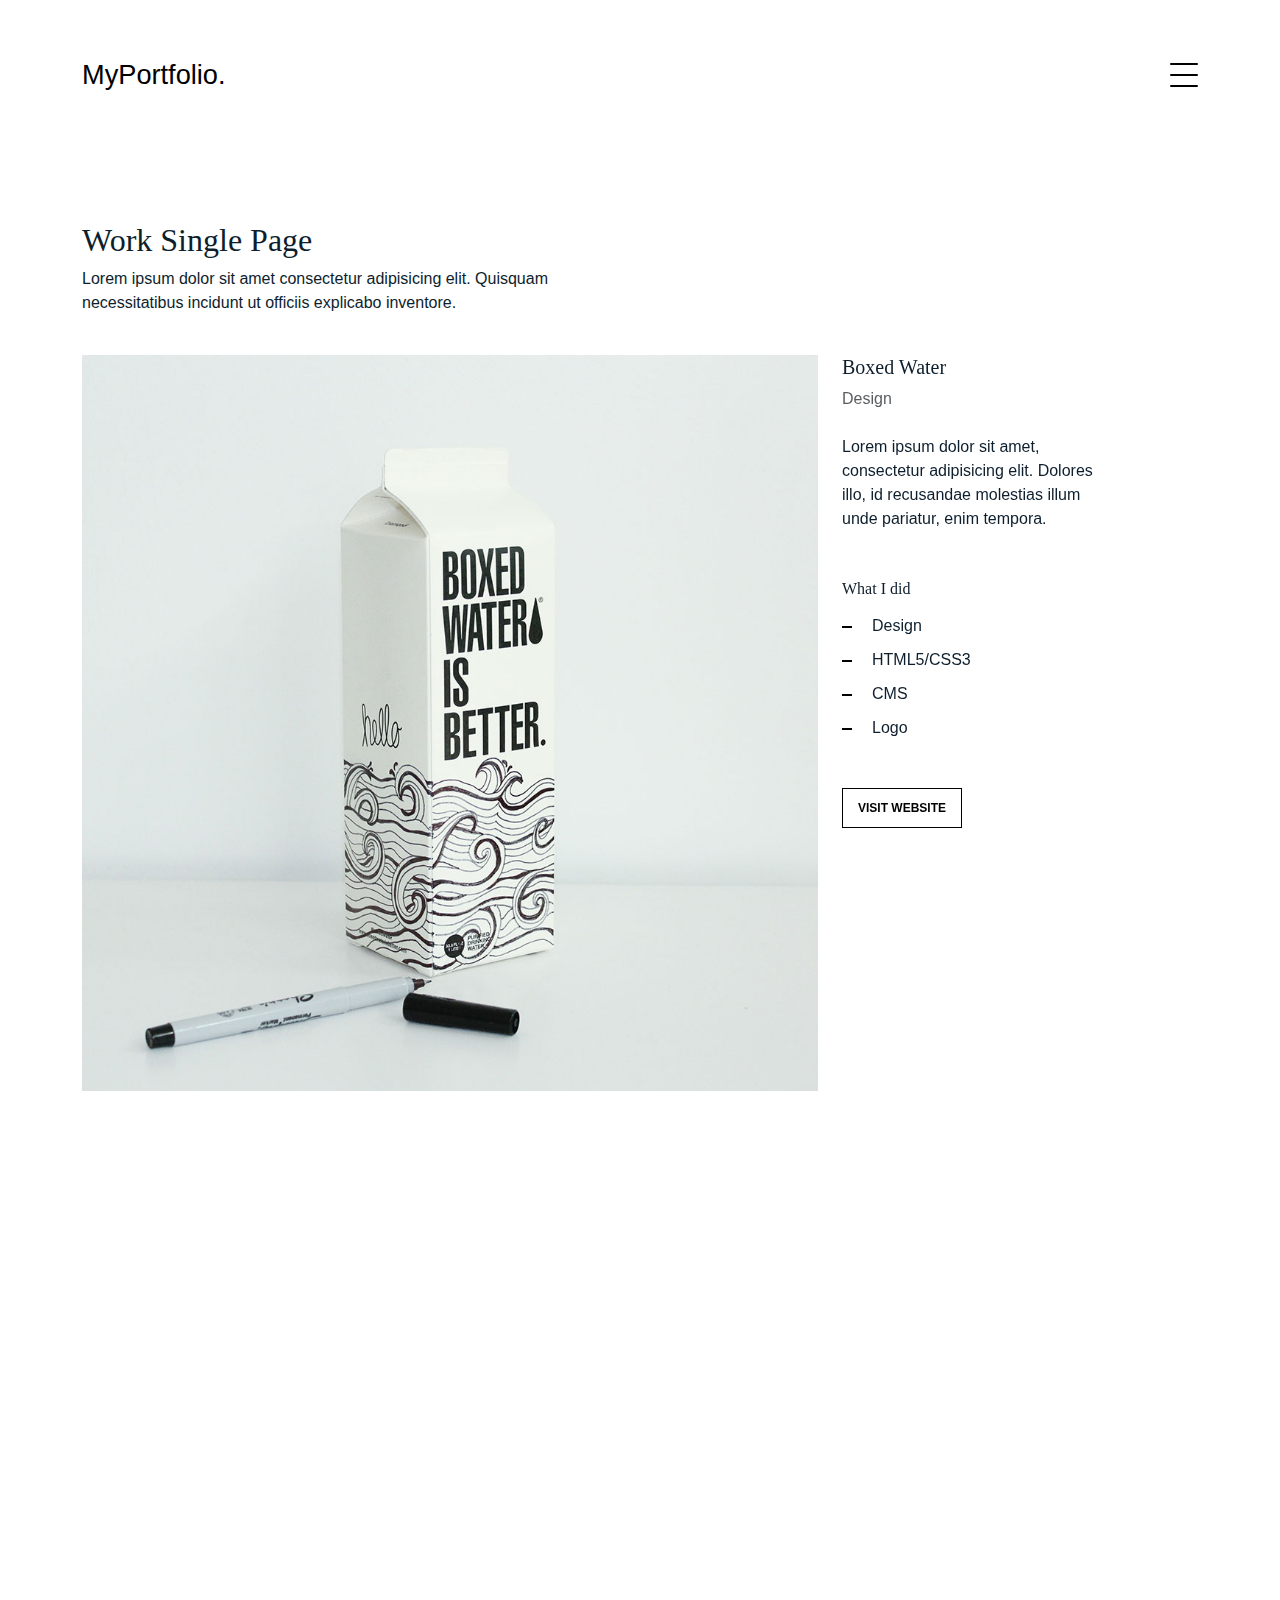
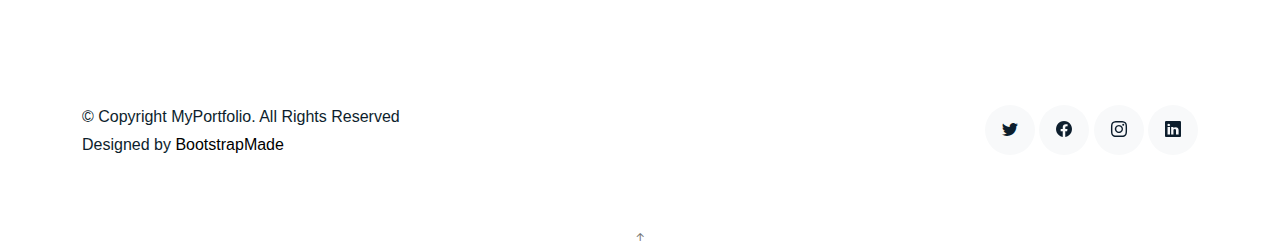
<file: work-single.html>
<!DOCTYPE html>
<html lang="en">

<head>
  <meta charset="utf-8">
  <meta content="width=device-width, initial-scale=1.0" name="viewport">

  <title>MyPortfolio Bootstrap Template - Work Single</title>
  <meta content="" name="description">
  <meta content="" name="keywords">

  <!-- Favicons -->
  <link href="assets/img/favicon.png" rel="icon">
  <link href="assets/img/apple-touch-icon.png" rel="apple-touch-icon">

  <!-- Google Fonts -->
  <link href="https://fonts.googleapis.com/css?family=https://fonts.googleapis.com/css?family=Inconsolata:400,500,600,700|Raleway:400,400i,500,500i,600,600i,700,700i" rel="stylesheet">

  <!-- Vendor CSS Files -->
  <link href="assets/vendor/aos/aos.css" rel="stylesheet">
  <link href="assets/vendor/bootstrap/css/bootstrap.min.css" rel="stylesheet">
  <link href="assets/vendor/bootstrap-icons/bootstrap-icons.css" rel="stylesheet">
  <link href="assets/vendor/swiper/swiper-bundle.min.css" rel="stylesheet">

  <!-- Template Main CSS File -->
  <link href="assets/css/style.css" rel="stylesheet">

  <!-- =======================================================
  * Template Name: MyPortfolio
  * Updated: Sep 18 2023 with Bootstrap v5.3.2
  * Template URL: https://bootstrapmade.com/myportfolio-bootstrap-portfolio-website-template/
  * Author: BootstrapMade.com
  * License: https://bootstrapmade.com/license/
  ======================================================== -->
</head>

<body>

  <!-- ======= Navbar ======= -->
  <div class="collapse navbar-collapse custom-navmenu" id="main-navbar">
    <div class="container py-2 py-md-5">
      <div class="row align-items-start">
        <div class="col-md-2">
          <ul class="custom-menu">
            <li><a href="index.html">Home</a></li>
            <li><a href="about.html">About Me</a></li>
            <li><a href="services.html">Services</a></li>
            <li class="active"><a href="works.html">Works</a></li>
            <li><a href="contact.html">Contact</a></li>
          </ul>
        </div>
        <div class="col-md-6 d-none d-md-block  mr-auto">
          <div class="tweet d-flex">
            <span class="bi bi-twitter text-white mt-2 mr-3"></span>
            <div>
              <p><em>Lorem ipsum dolor sit amet consectetur adipisicing elit. Quisquam necessitatibus incidunt ut officiis explicabo inventore. <br> <a href="#">t.co/v82jsk</a></em></p>
            </div>
          </div>
        </div>
        <div class="col-md-4 d-none d-md-block">
          <h3>Hire Me</h3>
          <p>Lorem ipsum dolor sit amet consectetur adipisicing elit. Quisquam necessitatibus incidunt ut officiisexplicabo inventore. <br> <a href="#">myemail@gmail.com</a></p>
        </div>
      </div>

    </div>
  </div>

  <nav class="navbar navbar-light custom-navbar">
    <div class="container">
      <a class="navbar-brand" href="index.html">MyPortfolio.</a>
      <a href="#" class="burger" data-bs-toggle="collapse" data-bs-target="#main-navbar">
        <span></span>
      </a>
    </div>
  </nav>

  <main id="main">

    <section class="section">
      <div class="container">
        <div class="row mb-4 align-items-center">
          <div class="col-md-6" data-aos="fade-up">
            <h2>Work Single Page</h2>
            <p>Lorem ipsum dolor sit amet consectetur adipisicing elit. Quisquam necessitatibus incidunt ut officiis explicabo inventore.</p>
          </div>
        </div>
      </div>

      <div class="site-section pb-0">
        <div class="container">
          <div class="row align-items-stretch">
            <div class="col-md-8" data-aos="fade-up">
              <img src="assets/img/img_1_big.jpg" alt="Image" class="img-fluid">
            </div>
            <div class="col-md-3 ml-auto" data-aos="fade-up" data-aos-delay="100">
              <div class="sticky-content">
                <h3 class="h3">Boxed Water</h3>
                <p class="mb-4"><span class="text-muted">Design</span></p>

                <div class="mb-5">
                  <p>Lorem ipsum dolor sit amet, consectetur adipisicing elit. Dolores illo, id recusandae molestias
                    illum unde pariatur, enim tempora.</p>

                </div>

                <h4 class="h4 mb-3">What I did</h4>
                <ul class="list-unstyled list-line mb-5">
                  <li>Design</li>
                  <li>HTML5/CSS3</li>
                  <li>CMS</li>
                  <li>Logo</li>
                </ul>

                <p><a href="#" class="readmore">Visit Website</a></p>
              </div>
            </div>
          </div>
        </div>
    </section>

    <!-- ======= Testimonials Section ======= -->
    <section class="section pt-0">
      <div class="container">

        <div class="testimonials-slider swiper" data-aos="fade-up" data-aos-delay="100">
          <div class="swiper-wrapper">

            <div class="swiper-slide">
              <div class="testimonial-wrap">
                <div class="testimonial">
                  <img src="assets/img/person_1.jpg" alt="Image" class="img-fluid">
                  <blockquote>
                    <p>Lorem ipsum dolor sit amet consectetur adipisicing elit. Quisquam necessitatibus incidunt ut officiis
                      explicabo inventore.</p>
                  </blockquote>
                  <p>&mdash; Jean Hicks</p>
                </div>
              </div>
            </div><!-- End testimonial item -->

            <div class="swiper-slide">
              <div class="testimonial-wrap">
                <div class="testimonial">
                  <img src="assets/img/person_2.jpg" alt="Image" class="img-fluid">
                  <blockquote>
                    <p>Lorem ipsum dolor sit amet consectetur adipisicing elit. Quisquam necessitatibus incidunt ut officiis
                      explicabo inventore.</p>
                  </blockquote>
                  <p>&mdash; Chris Stanworth</p>
                </div>
              </div>
            </div><!-- End testimonial item -->

          </div>
          <div class="swiper-pagination"></div>
        </div>

      </div>
    </section><!-- End Testimonials Section -->

  </main><!-- End #main -->

  <!-- ======= Footer ======= -->
  <footer class="footer" role="contentinfo">
    <div class="container">
      <div class="row">
        <div class="col-sm-6">
          <p class="mb-1">&copy; Copyright MyPortfolio. All Rights Reserved</p>
          <div class="credits">
            <!--
            All the links in the footer should remain intact.
            You can delete the links only if you purchased the pro version.
            Licensing information: https://bootstrapmade.com/license/
            Purchase the pro version with working PHP/AJAX contact form: https://bootstrapmade.com/buy/?theme=MyPortfolio
          -->
            Designed by <a href="https://bootstrapmade.com/">BootstrapMade</a>
          </div>
        </div>
        <div class="col-sm-6 social text-md-end">
          <a href="#"><span class="bi bi-twitter"></span></a>
          <a href="#"><span class="bi bi-facebook"></span></a>
          <a href="#"><span class="bi bi-instagram"></span></a>
          <a href="#"><span class="bi bi-linkedin"></span></a>
        </div>
      </div>
    </div>
  </footer>

  <a href="#" class="back-to-top d-flex align-items-center justify-content-center"><i class="bi bi-arrow-up-short"></i></a>

  <!-- Vendor JS Files -->
  <script src="assets/vendor/aos/aos.js"></script>
  <script src="assets/vendor/bootstrap/js/bootstrap.bundle.min.js"></script>
  <script src="assets/vendor/isotope-layout/isotope.pkgd.min.js"></script>
  <script src="assets/vendor/swiper/swiper-bundle.min.js"></script>
  <script src="assets/vendor/php-email-form/validate.js"></script>

  <!-- Template Main JS File -->
  <script src="assets/js/main.js"></script>

</body>

</html>
</file>
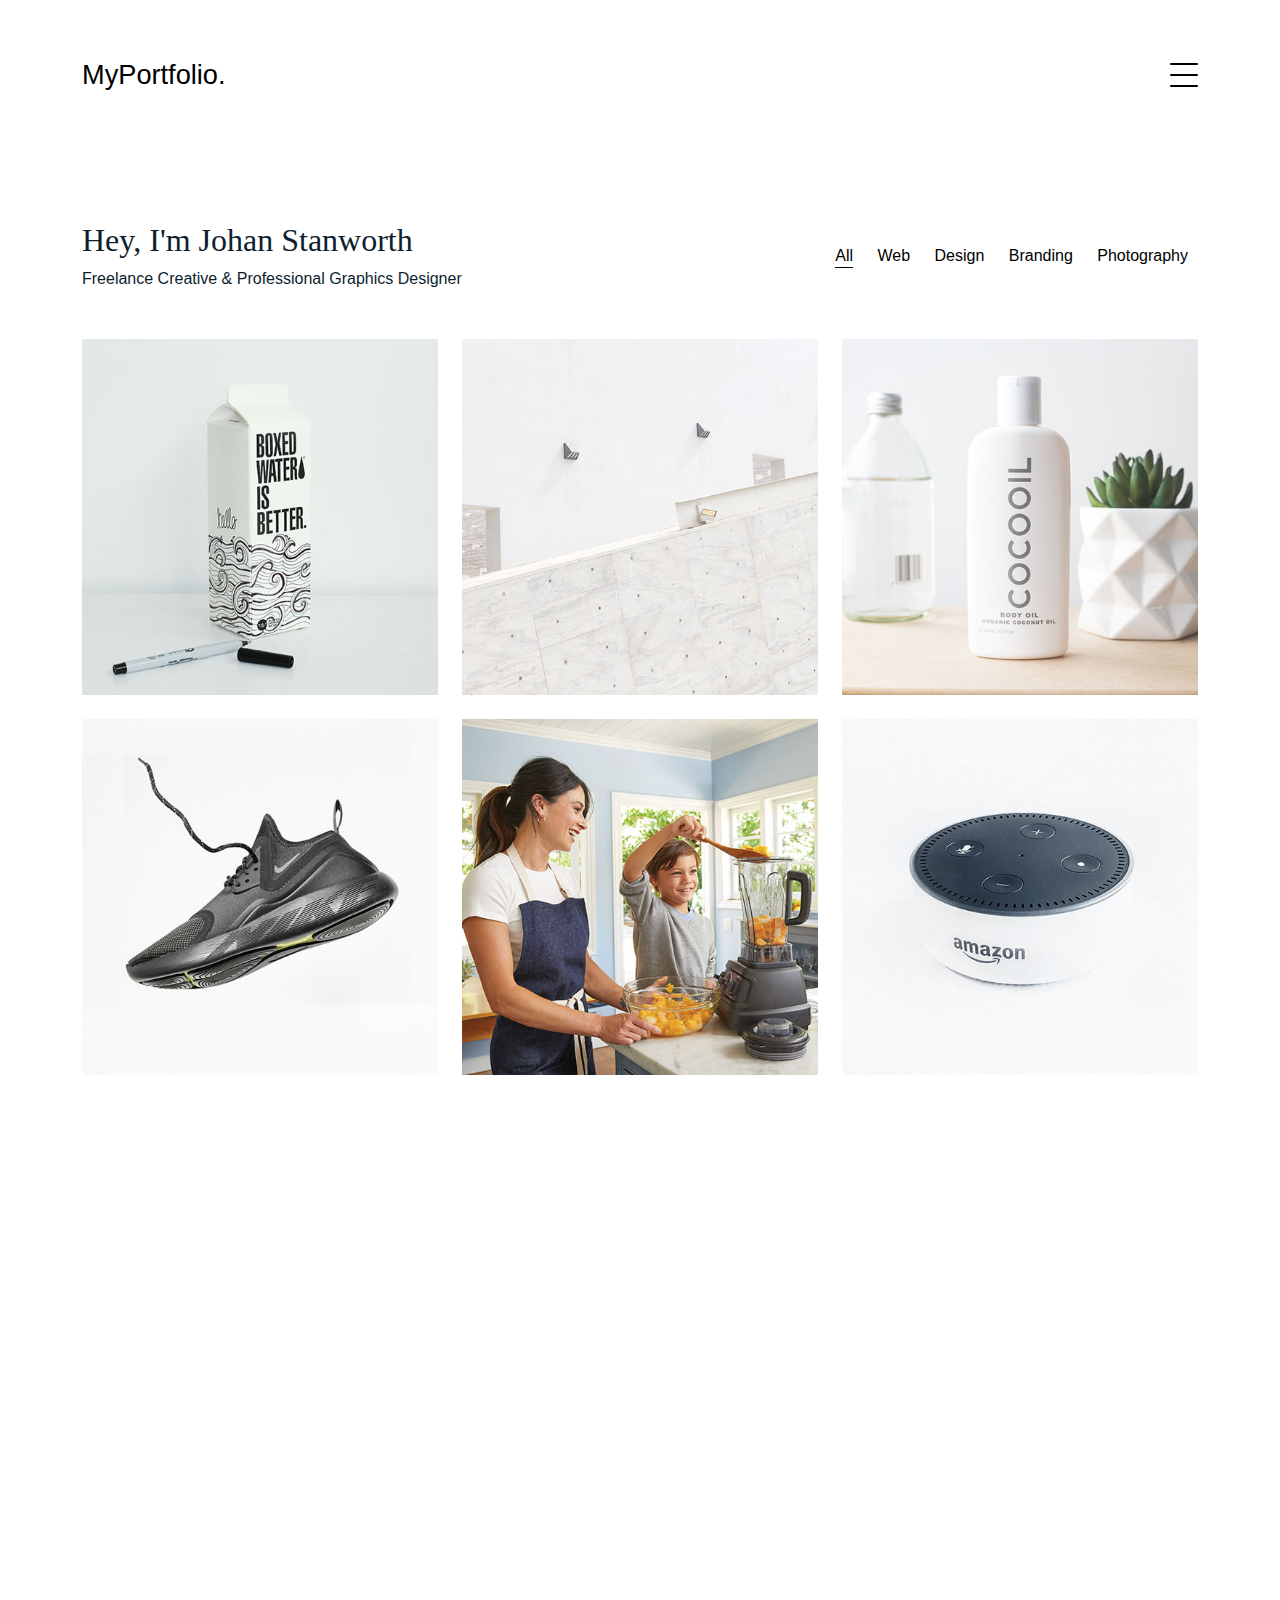
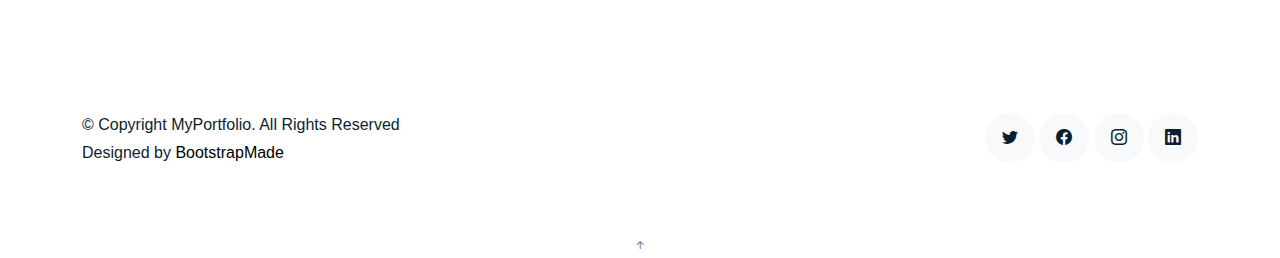
<file: works.html>
<!DOCTYPE html>
<html lang="en">

<head>
  <meta charset="utf-8">
  <meta content="width=device-width, initial-scale=1.0" name="viewport">

  <title>MyPortfolio Bootstrap Template - Works</title>
  <meta content="" name="description">
  <meta content="" name="keywords">

  <!-- Favicons -->
  <link href="assets/img/favicon.png" rel="icon">
  <link href="assets/img/apple-touch-icon.png" rel="apple-touch-icon">

  <!-- Google Fonts -->
  <link href="https://fonts.googleapis.com/css?family=https://fonts.googleapis.com/css?family=Inconsolata:400,500,600,700|Raleway:400,400i,500,500i,600,600i,700,700i" rel="stylesheet">

  <!-- Vendor CSS Files -->
  <link href="assets/vendor/aos/aos.css" rel="stylesheet">
  <link href="assets/vendor/bootstrap/css/bootstrap.min.css" rel="stylesheet">
  <link href="assets/vendor/bootstrap-icons/bootstrap-icons.css" rel="stylesheet">
  <link href="assets/vendor/swiper/swiper-bundle.min.css" rel="stylesheet">

  <!-- Template Main CSS File -->
  <link href="assets/css/style.css" rel="stylesheet">

  <!-- =======================================================
  * Template Name: MyPortfolio
  * Updated: Sep 18 2023 with Bootstrap v5.3.2
  * Template URL: https://bootstrapmade.com/myportfolio-bootstrap-portfolio-website-template/
  * Author: BootstrapMade.com
  * License: https://bootstrapmade.com/license/
  ======================================================== -->
</head>

<body>

  <!-- ======= Navbar ======= -->
  <div class="collapse navbar-collapse custom-navmenu" id="main-navbar">
    <div class="container py-2 py-md-5">
      <div class="row align-items-start">
        <div class="col-md-2">
          <ul class="custom-menu">
            <li><a href="index.html">Home</a></li>
            <li><a href="about.html">About Me</a></li>
            <li><a href="services.html">Services</a></li>
            <li class="active"><a href="works.html">Works</a></li>
            <li><a href="contact.html">Contact</a></li>
          </ul>
        </div>
        <div class="col-md-6 d-none d-md-block  mr-auto">
          <div class="tweet d-flex">
            <span class="bi bi-twitter text-white mt-2 mr-3"></span>
            <div>
              <p><em>Lorem ipsum dolor sit amet consectetur adipisicing elit. Quisquam necessitatibus incidunt ut officiis explicabo inventore. <br> <a href="#">t.co/v82jsk</a></em></p>
            </div>
          </div>
        </div>
        <div class="col-md-4 d-none d-md-block">
          <h3>Hire Me</h3>
          <p>Lorem ipsum dolor sit amet consectetur adipisicing elit. Quisquam necessitatibus incidunt ut officiisexplicabo inventore. <br> <a href="#">myemail@gmail.com</a></p>
        </div>
      </div>

    </div>
  </div>

  <nav class="navbar navbar-light custom-navbar">
    <div class="container">
      <a class="navbar-brand" href="index.html">MyPortfolio.</a>
      <a href="#" class="burger" data-bs-toggle="collapse" data-bs-target="#main-navbar">
        <span></span>
      </a>
    </div>
  </nav>

  <main id="main">

    <!-- ======= Works Section ======= -->
    <section class="section site-portfolio">
      <div class="container">
        <div class="row mb-5 align-items-center">
          <div class="col-md-12 col-lg-6 mb-4 mb-lg-0" data-aos="fade-up">
            <h2>Hey, I'm Johan Stanworth</h2>
            <p class="mb-0">Freelance Creative &amp; Professional Graphics Designer</p>
          </div>
          <div class="col-md-12 col-lg-6 text-start text-lg-end" data-aos="fade-up" data-aos-delay="100">
            <div id="filters" class="filters">
              <a href="#" data-filter="*" class="active">All</a>
              <a href="#" data-filter=".web">Web</a>
              <a href="#" data-filter=".design">Design</a>
              <a href="#" data-filter=".branding">Branding</a>
              <a href="#" data-filter=".photography">Photography</a>
            </div>
          </div>
        </div>
        <div id="portfolio-grid" class="row no-gutter" data-aos="fade-up" data-aos-delay="200">
          <div class="item web col-sm-6 col-md-4 col-lg-4 mb-4">
            <a href="work-single.html" class="item-wrap fancybox">
              <div class="work-info">
                <h3>Boxed Water</h3>
                <span>Web</span>
              </div>
              <img class="img-fluid" src="assets/img/img_1.jpg">
            </a>
          </div>
          <div class="item photography col-sm-6 col-md-4 col-lg-4 mb-4">
            <a href="work-single.html" class="item-wrap fancybox">
              <div class="work-info">
                <h3>Build Indoo</h3>
                <span>Photography</span>
              </div>
              <img class="img-fluid" src="assets/img/img_2.jpg">
            </a>
          </div>
          <div class="item branding col-sm-6 col-md-4 col-lg-4 mb-4">
            <a href="work-single.html" class="item-wrap fancybox">
              <div class="work-info">
                <h3>Cocooil</h3>
                <span>Branding</span>
              </div>
              <img class="img-fluid" src="assets/img/img_3.jpg">
            </a>
          </div>
          <div class="item design col-sm-6 col-md-4 col-lg-4 mb-4">
            <a href="work-single.html" class="item-wrap fancybox">
              <div class="work-info">
                <h3>Nike Shoe</h3>
                <span>Design</span>
              </div>
              <img class="img-fluid" src="assets/img/img_4.jpg">
            </a>
          </div>
          <div class="item photography col-sm-6 col-md-4 col-lg-4 mb-4">
            <a href="work-single.html" class="item-wrap fancybox">
              <div class="work-info">
                <h3>Kitchen Sink</h3>
                <span>Photography</span>
              </div>
              <img class="img-fluid" src="assets/img/img_5.jpg">
            </a>
          </div>
          <div class="item branding col-sm-6 col-md-4 col-lg-4 mb-4">
            <a href="work-single.html" class="item-wrap fancybox">
              <div class="work-info">
                <h3>Amazon</h3>
                <span>brandingn</span>
              </div>
              <img class="img-fluid" src="assets/img/img_6.jpg">
            </a>
          </div>
        </div>
      </div>
    </section><!-- End  Works Section -->

    <!-- ======= Testimonials Section ======= -->
    <section class="section pt-0">
      <div class="container">

        <div class="testimonials-slider swiper" data-aos="fade-up" data-aos-delay="100">
          <div class="swiper-wrapper">

            <div class="swiper-slide">
              <div class="testimonial-wrap">
                <div class="testimonial">
                  <img src="assets/img/person_1.jpg" alt="Image" class="img-fluid">
                  <blockquote>
                    <p>Lorem ipsum dolor sit amet consectetur adipisicing elit. Quisquam necessitatibus incidunt ut officiis
                      explicabo inventore.</p>
                  </blockquote>
                  <p>&mdash; Jean Hicks</p>
                </div>
              </div>
            </div><!-- End testimonial item -->

            <div class="swiper-slide">
              <div class="testimonial-wrap">
                <div class="testimonial">
                  <img src="assets/img/person_2.jpg" alt="Image" class="img-fluid">
                  <blockquote>
                    <p>Lorem ipsum dolor sit amet consectetur adipisicing elit. Quisquam necessitatibus incidunt ut officiis
                      explicabo inventore.</p>
                  </blockquote>
                  <p>&mdash; Chris Stanworth</p>
                </div>
              </div>
            </div><!-- End testimonial item -->

          </div>
          <div class="swiper-pagination"></div>
        </div>

      </div>
    </section><!-- End Testimonials Section -->

  </main><!-- End #main -->

  <!-- ======= Footer ======= -->
  <footer class="footer" role="contentinfo">
    <div class="container">
      <div class="row">
        <div class="col-sm-6">
          <p class="mb-1">&copy; Copyright MyPortfolio. All Rights Reserved</p>
          <div class="credits">
            <!--
            All the links in the footer should remain intact.
            You can delete the links only if you purchased the pro version.
            Licensing information: https://bootstrapmade.com/license/
            Purchase the pro version with working PHP/AJAX contact form: https://bootstrapmade.com/buy/?theme=MyPortfolio
          -->
            Designed by <a href="https://bootstrapmade.com/">BootstrapMade</a>
          </div>
        </div>
        <div class="col-sm-6 social text-md-end">
          <a href="#"><span class="bi bi-twitter"></span></a>
          <a href="#"><span class="bi bi-facebook"></span></a>
          <a href="#"><span class="bi bi-instagram"></span></a>
          <a href="#"><span class="bi bi-linkedin"></span></a>
        </div>
      </div>
    </div>
  </footer>

  <a href="#" class="back-to-top d-flex align-items-center justify-content-center"><i class="bi bi-arrow-up-short"></i></a>

  <!-- Vendor JS Files -->
  <script src="assets/vendor/aos/aos.js"></script>
  <script src="assets/vendor/bootstrap/js/bootstrap.bundle.min.js"></script>
  <script src="assets/vendor/isotope-layout/isotope.pkgd.min.js"></script>
  <script src="assets/vendor/swiper/swiper-bundle.min.js"></script>
  <script src="assets/vendor/php-email-form/validate.js"></script>

  <!-- Template Main JS File -->
  <script src="assets/js/main.js"></script>

</body>

</html>
</file>
<file: assets/css/style.css>
/**
* Template Name: MyPortfolio
* Updated: Sep 18 2023 with Bootstrap v5.3.2
* Template URL: https://bootstrapmade.com/myportfolio-bootstrap-portfolio-website-template/
* Author: BootstrapMade.com
* License: https://bootstrapmade.com/license/
*/

/*--------------------------------------------------------------
# General
--------------------------------------------------------------*/
body {
  font-family: "Roboto", sans-serif;
  color: #0d1e2d;
}

a {
  color: #777;
  text-decoration: none;
}

a:hover {
  color: #000;
}

h1,
h2,
h3,
h4,
h5,
h6,
.font-heading {
  font-family: "Noto Serif", serif;
}

.section {
  padding: 7rem 0;
}

.filters a {
  text-decoration: none;
  color: #000;
  display: inline-block;
  padding-left: 10px;
  padding-right: 10px;
  position: relative;
}

.filters a:hover,
.filters a:focus,
.filters a:active {
  text-decoration: none;
}

.filters a:hover:before {
  content: "";
  position: absolute;
  left: 10px;
  right: 10px;
  bottom: 0;
  height: 1px;
  background-color: #000;
}

.filters a.active {
  color: #000;
}

.filters a.active:before {
  content: "";
  position: absolute;
  left: 10px;
  right: 10px;
  bottom: 0;
  height: 1px;
  background-color: #000;
}

.item {
  border: none;
  margin-bottom: 30px;
}

.item .item-wrap {
  display: block;
  position: relative;
  overflow: hidden;
}

.item .item-wrap:after {
  z-index: 2;
  position: absolute;
  content: "";
  top: 0;
  left: 0;
  right: 0;
  bottom: 0;
  background: rgba(0, 0, 0, 0.4);
  visibility: hidden;
  opacity: 0;
  transition: 0.3s all ease-in-out;
}

.item .item-wrap img {
  transition: 0.3s transform ease;
  transform: scale(1);
}

.item .item-wrap>.work-info {
  position: absolute;
  top: 50%;
  width: 100%;
  text-align: center;
  z-index: 3;
  transform: translateY(-50%);
  color: #fff;
  opacity: 0;
  visibility: hidden;
  margin-top: 20px;
  transition: 0.3s all ease;
}

.item .item-wrap>.work-info h3 {
  font-size: 20px;
  margin-bottom: 0;
}

.item .item-wrap>.work-info span {
  font-size: 14px;
  text-transform: uppercase;
  letter-spacing: 0.2rem;
}

.item .item-wrap:hover {
  text-decoration: none;
}

.item .item-wrap:hover img {
  transform: scale(1.05);
}

.item .item-wrap:hover:after {
  opacity: 1;
  visibility: visible;
}

.item .item-wrap:hover .work-info {
  margin-top: 0px;
  opacity: 1;
  visibility: visible;
}

.testimonial-wrap {
  padding: 50px 50px 80px 50px;
  background: #eceff2;
}

.testimonial-wrap .testimonial {
  text-align: center;
  max-width: 500px;
  margin: 0 auto;
}

.testimonial-wrap .testimonial img {
  border-radius: 50%;
  width: 120px;
  margin: 0 auto 30px auto;
}

.testimonial-wrap .testimonial blockquote p {
  font-size: 20px;
}

.h3 {
  font-size: 20px;
}

.h4 {
  font-size: 16px;
}

.heading {
  font-size: 28px;
}

.readmore {
  display: inline-block;
  border: 1px solid #000;
  padding: 10px 15px;
  font-size: 12px;
  text-transform: uppercase;
  color: #000;
  transition: 0.2s all ease;
  font-weight: 700;
}

.readmore:active,
.readmore:focus,
.readmore:hover {
  outline: none;
}

.readmore:hover {
  color: #fff;
  text-decoration: none;
  background: #000;
}

.testimonials-slider .swiper-pagination {
  margin-top: -60px;
  position: relative;
}

.testimonials-slider .swiper-pagination .swiper-pagination-bullet {
  width: 12px;
  height: 12px;
  background-color: rgba(13, 30, 45, 0.3);
  opacity: 1;
}

.testimonials-slider .swiper-pagination .swiper-pagination-bullet-active {
  background-color: rgba(13, 30, 45, 0.6);
}

.sticky-content {
  position: sticky;
  position: -webkit-sticky;
  top: 0;
  /* required */
}

.list-line li {
  margin-bottom: 10px;
  position: relative;
  padding-left: 30px;
}

.list-line li:before {
  content: "";
  position: absolute;
  left: 0;
  top: 0.7rem;
  width: 10px;
  height: 2px;
  background: #000;
}

.form-control {
  border-radius: 0;
  background: #f8f9fa;
  border: 1px solid transparent;
  padding-top: 10px !important;
  padding-bottom: 10px !important;
}

.form-control:active,
.form-control:focus {
  background: #eff1f4;
  outline: none;
  box-shadow: none;
  border: 1px solid transparent;
}

.custom-progress {
  height: 7px;
  border-radius: 0;
}

.custom-progress .progress-bar {
  background: #000;
}

/* Services */
.services i {
  font-size: 40px;
}

.services h4 {
  padding-top: 10px;
}

/* Contact Form */
.php-email-form .error-message {
  display: none;
  color: #fff;
  background: #ed3c0d;
  text-align: left;
  padding: 15px;
  font-weight: 600;
}

.php-email-form .error-message br+br {
  margin-top: 25px;
}

.php-email-form .sent-message {
  display: none;
  color: #fff;
  background: #18d26e;
  text-align: center;
  padding: 15px;
  font-weight: 600;
}

.php-email-form .loading {
  display: none;
  background: #fff;
  text-align: center;
  padding: 15px;
}

.php-email-form .loading:before {
  content: "";
  display: inline-block;
  border-radius: 50%;
  width: 24px;
  height: 24px;
  margin: 0 10px -6px 0;
  border: 3px solid #18d26e;
  border-top-color: #eee;
  animation: animate-loading 1s linear infinite;
}

@keyframes animate-loading {
  0% {
    transform: rotate(0deg);
  }

  100% {
    transform: rotate(360deg);
  }
}

/*--------------------------------------------------------------
# Header
--------------------------------------------------------------*/
/* Custom Navmenu */
.custom-navmenu {
  background: #0d1e2d;
}

.custom-navmenu .custom-menu,
.custom-navmenu .custom-menu li {
  padding: 0;
  margin: 0;
  list-style: none;
}

.custom-navmenu .custom-menu li {
  margin-bottom: 0;
  font-size: 20px;
}

.custom-navmenu .custom-menu li a {
  color: #fff;
  padding: 10px 0 !important;
}

.custom-navmenu .custom-menu li a:hover {
  text-decoration: none;
}

.custom-navmenu .custom-menu li.active a {
  text-decoration: underline;
}

.custom-navmenu h3 {
  font-size: 20px;
  color: #fff;
}

.custom-navmenu p {
  color: rgba(255, 255, 255, 0.6);
}

.custom-navmenu a {
  color: rgba(255, 255, 255, 0.7);
}

.custom-navmenu a:hover {
  color: #fff;
}

/* Custom Navbar */
.custom-navbar {
  padding-top: 50px;
  width: 100%;
}

@media (max-width: 780px) {
  .custom-navbar>.container {
    padding-right: 0;
    padding-left: 0;
  }
}

.custom-navbar .navbar-brand {
  font-size: 1.7rem;
}

/* Burger */
.burger {
  width: 28px;
  height: 32px;
  cursor: pointer;
  position: relative;
}

.burger:before,
.burger span,
.burger:after {
  width: 100%;
  height: 2px;
  display: block;
  background: #000;
  border-radius: 2px;
  position: absolute;
  opacity: 1;
}

.burger:before,
.burger:after {
  transition: top 0.35s cubic-bezier(0.23, 1, 0.32, 1), transform 0.35s cubic-bezier(0.23, 1, 0.32, 1), opacity 0.35s cubic-bezier(0.23, 1, 0.32, 1), background-color 1.15s cubic-bezier(0.86, 0, 0.07, 1);
  -webkit-transition: top 0.35s cubic-bezier(0.23, 1, 0.32, 1), -webkit-transform 0.35s cubic-bezier(0.23, 1, 0.32, 1), opacity 0.35s cubic-bezier(0.23, 1, 0.32, 1), background-color 1.15s cubic-bezier(0.86, 0, 0.07, 1);
  content: "";
}

.burger:before {
  top: 4px;
}

.burger span {
  top: 15px;
}

.burger:after {
  top: 26px;
}

/* Hover */
.burger:hover:before {
  top: 7px;
}

.burger:hover:after {
  top: 23px;
}

/* Click */
.burger.active span {
  opacity: 0;
}

.burger.active:before,
.burger.active:after {
  top: 40%;
}

.burger.active:before {
  transform: rotate(45deg);
}

.burger.active:after {
  transform: rotate(-45deg);
}

.burger:focus {
  outline: none;
}

/*--------------------------------------------------------------
# Footer
--------------------------------------------------------------*/
.footer {
  padding: 0 0 4rem 0;
}

.footer a {
  color: #000;
}

.social a {
  display: inline-block;
  width: 50px;
  height: 50px;
  border-radius: 50%;
  background: #f8f9fa;
  position: relative;
  text-align: center;
  color: #0d1e2d;
}

.social a span {
  display: inline-block;
  left: 50%;
  position: absolute;
  top: 50%;
  transform: translate(-50%, -50%);
}

.social a:hover {
  color: #000;
}
</file>
